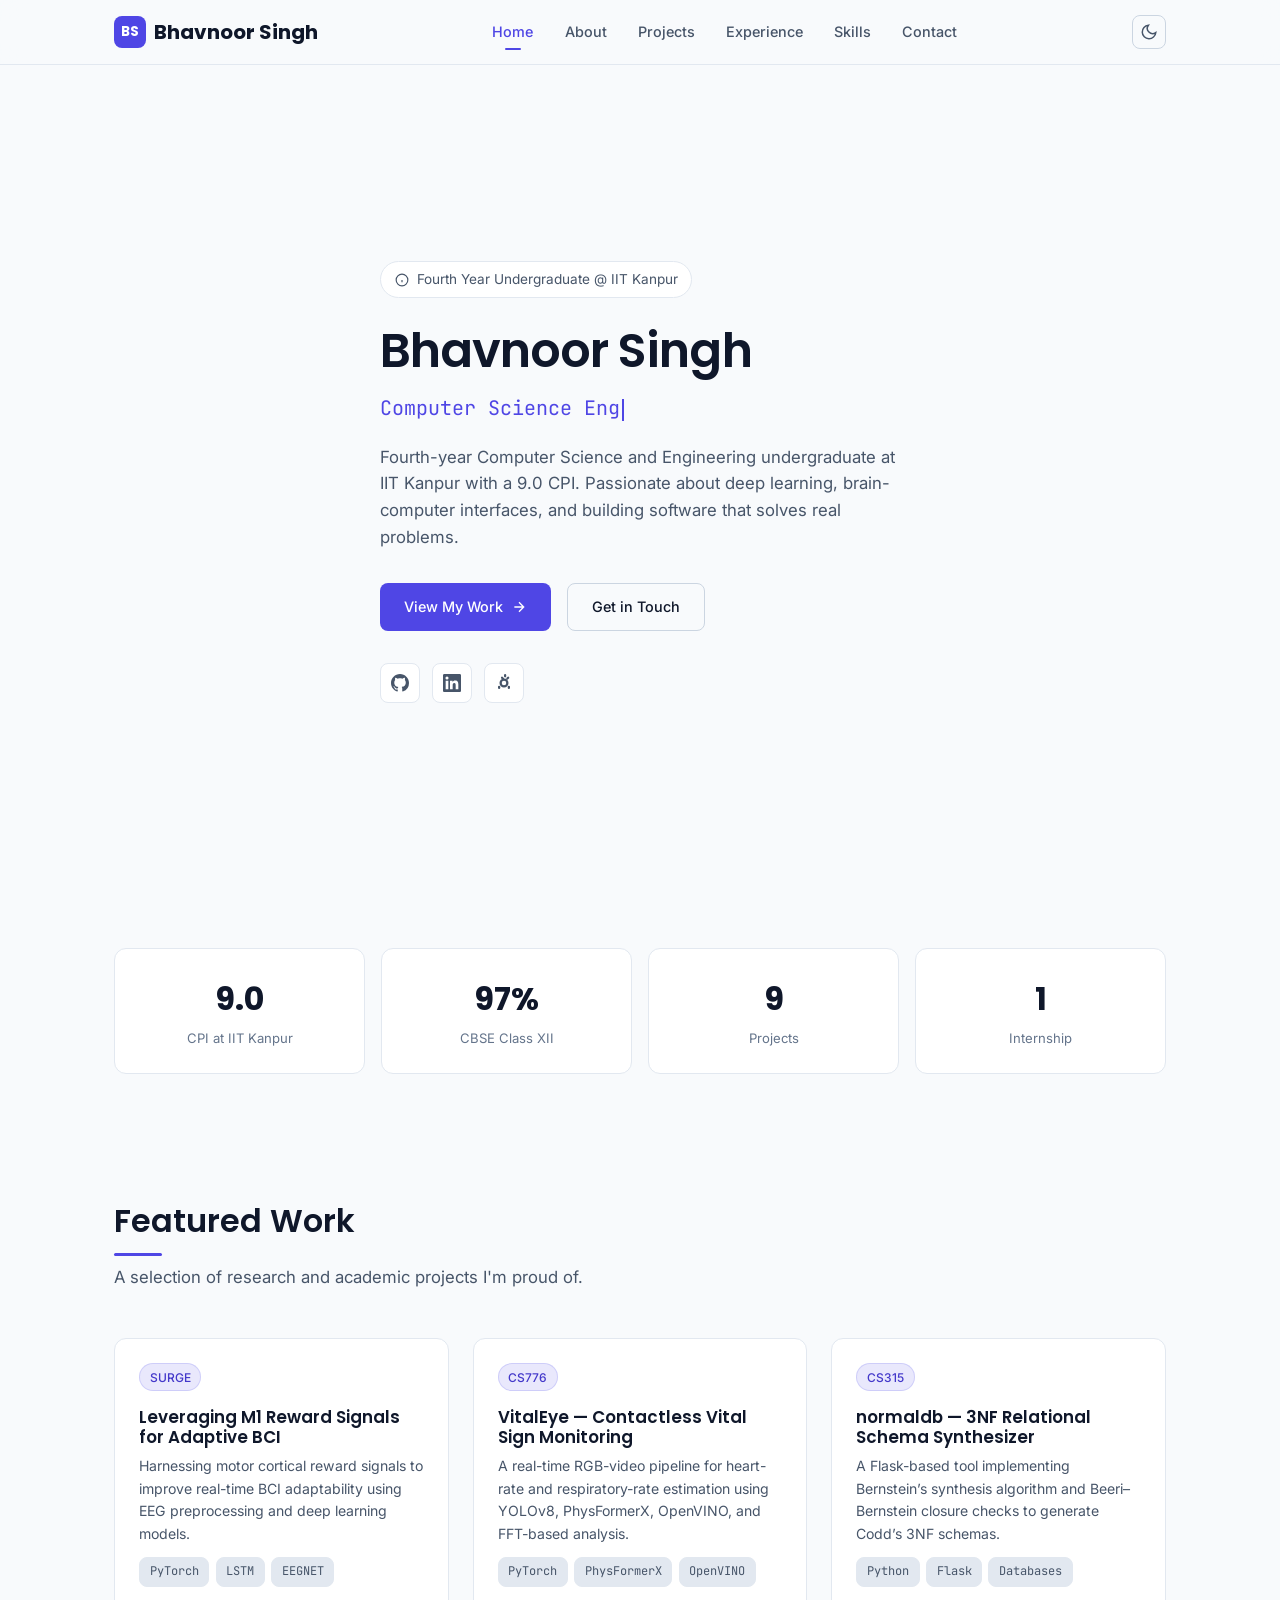
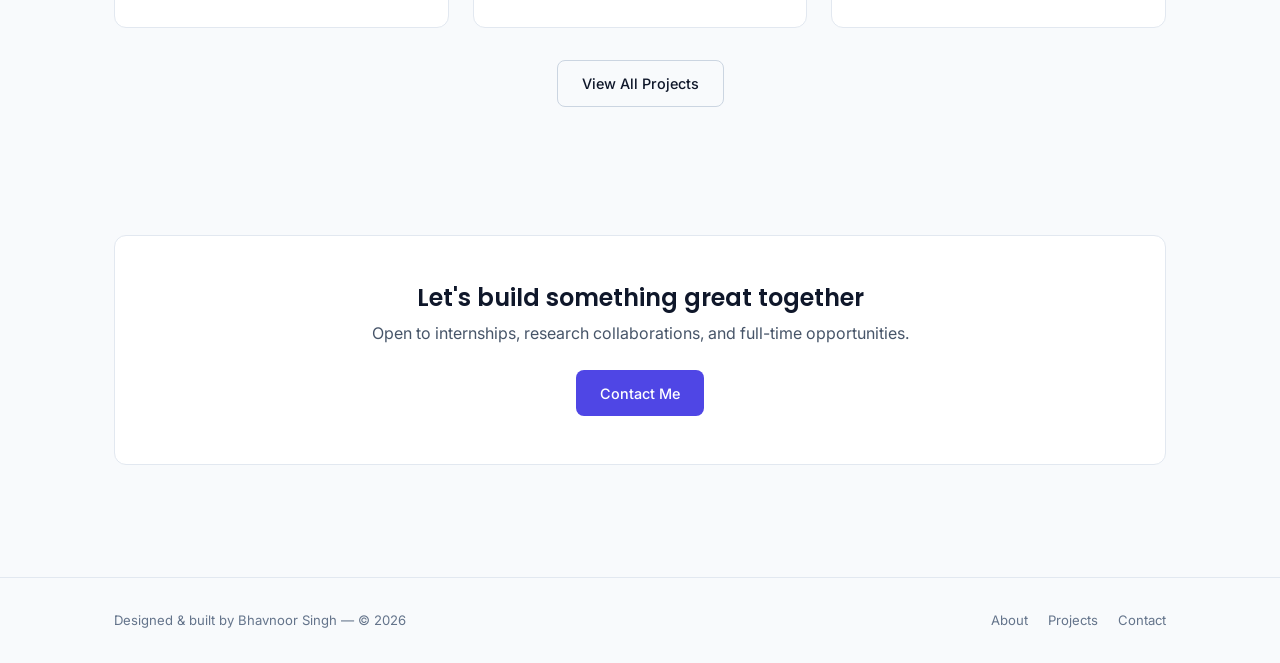
<file: index.html>
<!DOCTYPE html>
<html lang="en">
<head>
  <meta charset="UTF-8" />
  <meta name="viewport" content="width=device-width, initial-scale=1.0" />
  <title>Bhavnoor Singh — Computer Science Engineer</title>
  <meta name="description" content="Final Year Undergraduate at IIT Kanpur. Computer Science Engineer, Deep Learning Researcher, and BCI Developer." />

  <!-- OpenGraph Meta Tags -->
  <meta property="og:title" content="Bhavnoor Singh — Computer Science Engineer" />
  <meta property="og:description" content="Undergraduate at IIT Kanpur (9.0 CPI). Deep Learning, Brain-Computer Interfaces, and Full-Stack Systems." />
  <meta property="og:type" content="website" />
  <meta property="og:url" content="https://bhavnoor-coders-1010.github.io/Bhavnoor-Singh/" />
  <meta name="twitter:card" content="summary_large_image" />
  <meta name="twitter:title" content="Bhavnoor Singh — Computer Science Engineer" />
  <meta name="twitter:description" content="Undergraduate at IIT Kanpur (9.0 CPI). Deep Learning, BCI, and Full-Stack Systems." />

  <!-- Favicon -->
  <link rel="icon" type="image/svg+xml" href="favicon.svg" />

  <!-- Fonts -->
  <link rel="preconnect" href="https://fonts.googleapis.com" />
  <link rel="preconnect" href="https://fonts.gstatic.com" crossorigin />
  <link href="https://fonts.googleapis.com/css2?family=Inter:wght@400;500;600&family=Poppins:wght@500;600;700&family=JetBrains+Mono:wght@400&display=swap" rel="stylesheet" />

  <link rel="stylesheet" href="css/styles.css" />
</head>
<body>

  <!-- ===== Navbar ===== -->
  <nav class="navbar" role="navigation" aria-label="Main Navigation">
    <div class="nav-container">
      <a href="index.html" class="nav-logo">
        <span class="logo-mark">BS</span>
        Bhavnoor Singh
      </a>
      <div class="nav-links" id="nav-menu">
        <a href="index.html">Home</a>
        <a href="about.html">About</a>
        <a href="projects.html">Projects</a>
        <a href="experience.html">Experience</a>
        <a href="skills.html">Skills</a>
        <a href="contact.html">Contact</a>
      </div>
      <div class="nav-actions">
        <button class="theme-toggle" id="theme-toggle" aria-label="Toggle theme" title="Toggle theme">
          <svg class="sun-icon" aria-hidden="true" width="18" height="18" viewBox="0 0 24 24" fill="none" stroke="currentColor" stroke-width="2"><circle cx="12" cy="12" r="5"/><path d="M12 1v2M12 21v2M4.22 4.22l1.42 1.42M18.36 18.36l1.42 1.42M1 12h2M21 12h2M4.22 19.78l1.42-1.42M18.36 5.64l1.42-1.42"/></svg>
          <svg class="moon-icon" aria-hidden="true" width="18" height="18" viewBox="0 0 24 24" fill="none" stroke="currentColor" stroke-width="2"><path d="M21 12.79A9 9 0 1 1 11.21 3 7 7 0 0 0 21 12.79z"/></svg>
        </button>
        <button class="nav-toggle" aria-label="Toggle navigation menu" aria-expanded="false" aria-controls="nav-menu">
          <span></span>
          <span></span>
          <span></span>
        </button>
      </div>
    </div>
  </nav>

  <!-- ===== Page Wrapper ===== -->
  <div class="page-wrapper">
    <main class="page-content">

      <!-- ===== Hero ===== -->
      <section class="hero">
        <div class="container">
          <div class="hero-content">
            <div class="hero-badge reveal">
              <svg width="14" height="14" viewBox="0 0 24 24" fill="none" stroke="currentColor" stroke-width="2" aria-hidden="true"><circle cx="12" cy="12" r="10"/><path d="M12 16v-4M12 8h.01"/></svg>
              Fourth Year Undergraduate @ IIT Kanpur
            </div>
            <h1 class="reveal reveal-delay-1">Bhavnoor Singh</h1>
            <div class="hero-role reveal reveal-delay-2">
              <span class="typewriter-text"></span><span class="cursor" aria-hidden="true"></span>
            </div>
            <p class="hero-desc reveal reveal-delay-3">
              Fourth-year Computer Science and Engineering undergraduate at IIT Kanpur with a 9.0 CPI.
              Passionate about deep learning, brain-computer interfaces, and building software
              that solves real problems.
            </p>
            <div class="hero-actions reveal reveal-delay-4">
              <a href="projects.html" class="btn btn-primary">
                View My Work
                <svg width="16" height="16" viewBox="0 0 24 24" fill="none" stroke="currentColor" stroke-width="2" aria-hidden="true"><path d="M5 12h14M12 5l7 7-7 7"/></svg>
              </a>
              <a href="contact.html" class="btn btn-outline">Get in Touch</a>
            </div>
            <div class="social-links reveal reveal-delay-5">
              <!-- GitHub -->
              <a href="https://github.com/Bhavnoor-Coders-1010" target="_blank" rel="noopener noreferrer" aria-label="GitHub Profile" title="GitHub">
                <svg viewBox="0 0 24 24" fill="currentColor" aria-hidden="true"><path d="M12 0C5.37 0 0 5.37 0 12c0 5.31 3.435 9.795 8.205 11.385.6.105.825-.255.825-.57 0-.285-.015-1.23-.015-2.235-3.015.555-3.795-.735-4.035-1.41-.135-.345-.72-1.41-1.23-1.695-.42-.225-1.02-.78-.015-.795.945-.015 1.62.87 1.845 1.23 1.08 1.815 2.805 1.305 3.495.99.105-.78.42-1.305.765-1.605-2.67-.3-5.46-1.335-5.46-5.925 0-1.305.465-2.385 1.23-3.225-.12-.3-.54-1.53.12-3.18 0 0 1.005-.315 3.3 1.23.96-.27 1.98-.405 3-.405s2.04.135 3 .405c2.295-1.56 3.3-1.23 3.3-1.23.66 1.65.24 2.88.12 3.18.765.84 1.23 1.905 1.23 3.225 0 4.605-2.805 5.625-5.475 5.925.435.375.81 1.095.81 2.22 0 1.605-.015 2.895-.015 3.3 0 .315.225.69.825.57A12.02 12.02 0 0024 12c0-6.63-5.37-12-12-12z"/></svg>
              </a>
              <!-- LinkedIn -->
              <a href="https://www.linkedin.com/in/bhavnoor-singh-6b1936209/" target="_blank" rel="noopener noreferrer" aria-label="LinkedIn Profile" title="LinkedIn">
                <svg viewBox="0 0 24 24" fill="currentColor" aria-hidden="true"><path d="M20.447 20.452h-3.554v-5.569c0-1.328-.027-3.037-1.852-3.037-1.853 0-2.136 1.445-2.136 2.939v5.667H9.351V9h3.414v1.561h.046c.477-.9 1.637-1.85 3.37-1.85 3.601 0 4.267 2.37 4.267 5.455v6.286zM5.337 7.433a2.062 2.062 0 01-2.063-2.065 2.064 2.064 0 112.063 2.065zm1.782 13.019H3.555V9h3.564v11.452zM22.225 0H1.771C.792 0 0 .774 0 1.729v20.542C0 23.227.792 24 1.771 24h20.451C23.2 24 24 23.227 24 22.271V1.729C24 .774 23.2 0 22.222 0h.003z"/></svg>
              </a>
              <!-- LeetCode -->
              <a href="https://leetcode.com/u/user3916ZR/" target="_blank" rel="noopener noreferrer" aria-label="LeetCode Profile" title="LeetCode">
                <svg viewBox="0 0 24 24" fill="currentColor" aria-hidden="true"><path d="M13.483 0a1.5 1.5 0 00-1.5 1.5v1.5a1.5 1.5 0 003 0V1.5a1.5 1.5 0 00-1.5-1.5zM9.4 3.4a1.5 1.5 0 00-1.06 2.56l1.06 1.06a1.5 1.5 0 002.12-2.12l-1.06-1.06A1.5 1.5 0 009.4 3.4zm8.1 0a1.5 1.5 0 00-1.06.44l-1.06 1.06a1.5 1.5 0 002.12 2.12l1.06-1.06A1.5 1.5 0 0017.5 3.4zM12 6a6 6 0 100 12 6 6 0 000-12zm0 3a3 3 0 110 6 3 3 0 010-6zm-6.5 6.5a1.5 1.5 0 00-1.5 1.5v1.5a1.5 1.5 0 003 0V17a1.5 1.5 0 00-1.5-1.5zm13 0a1.5 1.5 0 00-1.5 1.5v1.5a1.5 1.5 0 003 0V17a1.5 1.5 0 00-1.5-1.5z"/></svg>
              </a>
            </div>
          </div>
        </div>
      </section>

      <!-- ===== Stats ===== -->
      <section class="section-sm">
        <div class="container">
          <div class="stats-grid">
            <div class="card stat-card reveal">
              <div class="stat-number">9.0</div>
              <div class="stat-label">CPI at IIT Kanpur</div>
            </div>
            <div class="card stat-card reveal reveal-delay-1">
              <div class="stat-number">97%</div>
              <div class="stat-label">CBSE Class XII</div>
            </div>
            <div class="card stat-card reveal reveal-delay-2">
              <div class="stat-number">9</div>
              <div class="stat-label">Projects</div>
            </div>
            <div class="card stat-card reveal reveal-delay-3">
              <div class="stat-number">1</div>
              <div class="stat-label">Internship</div>
            </div>
          </div>
        </div>
      </section>

      <!-- ===== Featured Projects ===== -->
      <section class="section">
        <div class="container">
          <h2 class="section-heading reveal">Featured Work</h2>
          <p class="section-subtitle reveal">A selection of research and academic projects I'm proud of.</p>

          <div class="featured-grid">
            <!-- Project 1 -->
            <div class="card featured-card reveal">
              <span class="badge">SURGE</span>
              <h3 class="mt-1">Leveraging M1 Reward Signals for Adaptive BCI</h3>
              <p>Harnessing motor cortical reward signals to improve real-time BCI adaptability using EEG preprocessing and deep learning models.</p>
              <div class="project-tags">
                <span class="tag">PyTorch</span>
                <span class="tag">LSTM</span>
                <span class="tag">EEGNET</span>
              </div>
            </div>
            <!-- Project 2 -->
            <div class="card featured-card reveal reveal-delay-1">
              <span class="badge">CS776</span>
              <h3 class="mt-1">VitalEye — Contactless Vital Sign Monitoring</h3>
              <p>A real-time RGB-video pipeline for heart-rate and respiratory-rate estimation using YOLOv8, PhysFormerX, OpenVINO, and FFT-based analysis.</p>
              <div class="project-tags">
                <span class="tag">PyTorch</span>
                <span class="tag">PhysFormerX</span>
                <span class="tag">OpenVINO</span>
              </div>
            </div>
            <!-- Project 3 -->
            <div class="card featured-card reveal reveal-delay-2">
              <span class="badge">CS315</span>
              <h3 class="mt-1">normaldb — 3NF Relational Schema Synthesizer</h3>
              <p>A Flask-based tool implementing Bernstein’s synthesis algorithm and Beeri–Bernstein closure checks to generate Codd’s 3NF schemas.</p>
              <div class="project-tags">
                <span class="tag">Python</span>
                <span class="tag">Flask</span>
                <span class="tag">Databases</span>
              </div>
            </div>
          </div>

          <div class="text-center mt-2 reveal">
            <a href="projects.html" class="btn btn-outline">View All Projects</a>
          </div>
        </div>
      </section>

      <!-- ===== CTA Banner ===== -->
      <section class="section-sm">
        <div class="container">
          <div class="cta-banner reveal">
            <h2>Let's build something great together</h2>
            <p>Open to internships, research collaborations, and full-time opportunities.</p>
            <a href="contact.html" class="btn btn-primary">Contact Me</a>
          </div>
        </div>
      </section>

    </main>

    <!-- ===== Footer ===== -->
    <footer class="footer">
      <div class="container">
        <div class="footer-content">
          <p>Designed & built by Bhavnoor Singh — &copy; <span id="year"></span></p>
          <div class="footer-links">
            <a href="about.html">About</a>
            <a href="projects.html">Projects</a>
            <a href="contact.html">Contact</a>
          </div>
        </div>
      </div>
    </footer>
  </div>

  <script src="js/main.js"></script>
</body>
</html>
</file>
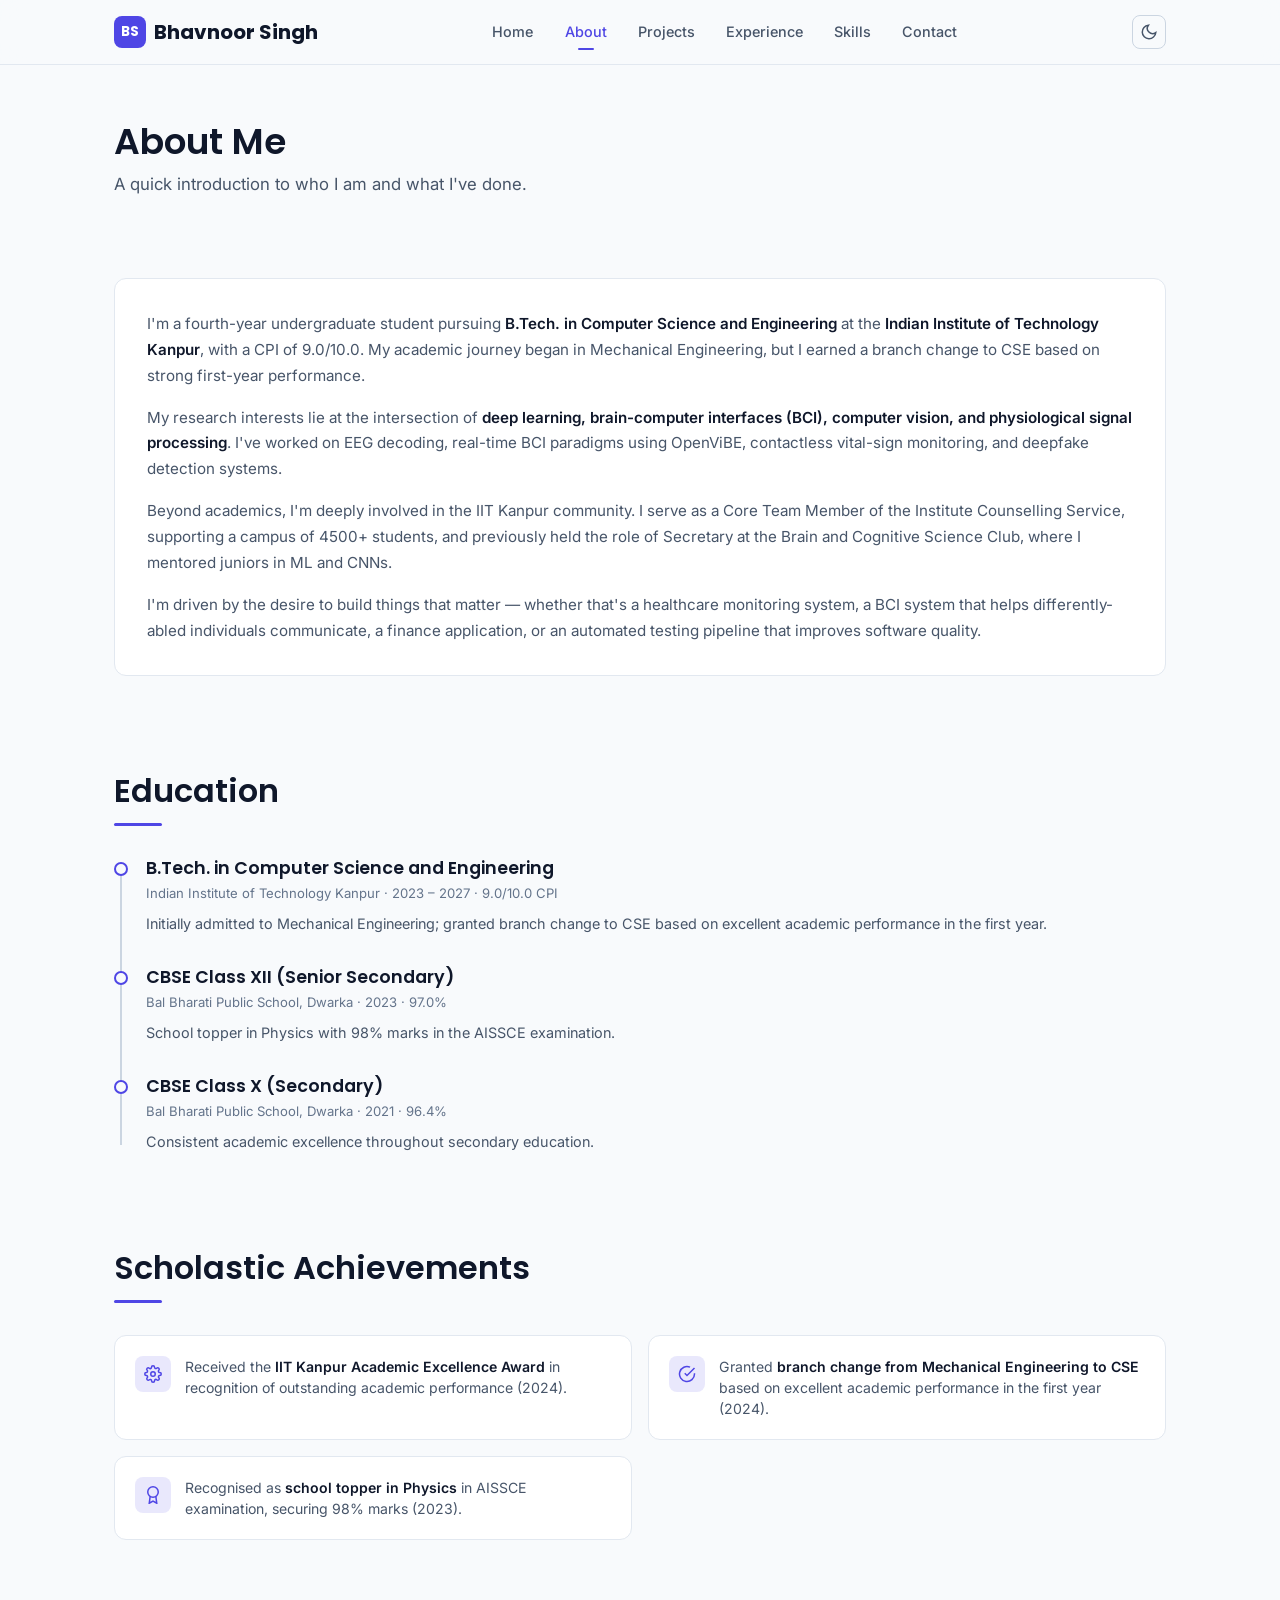
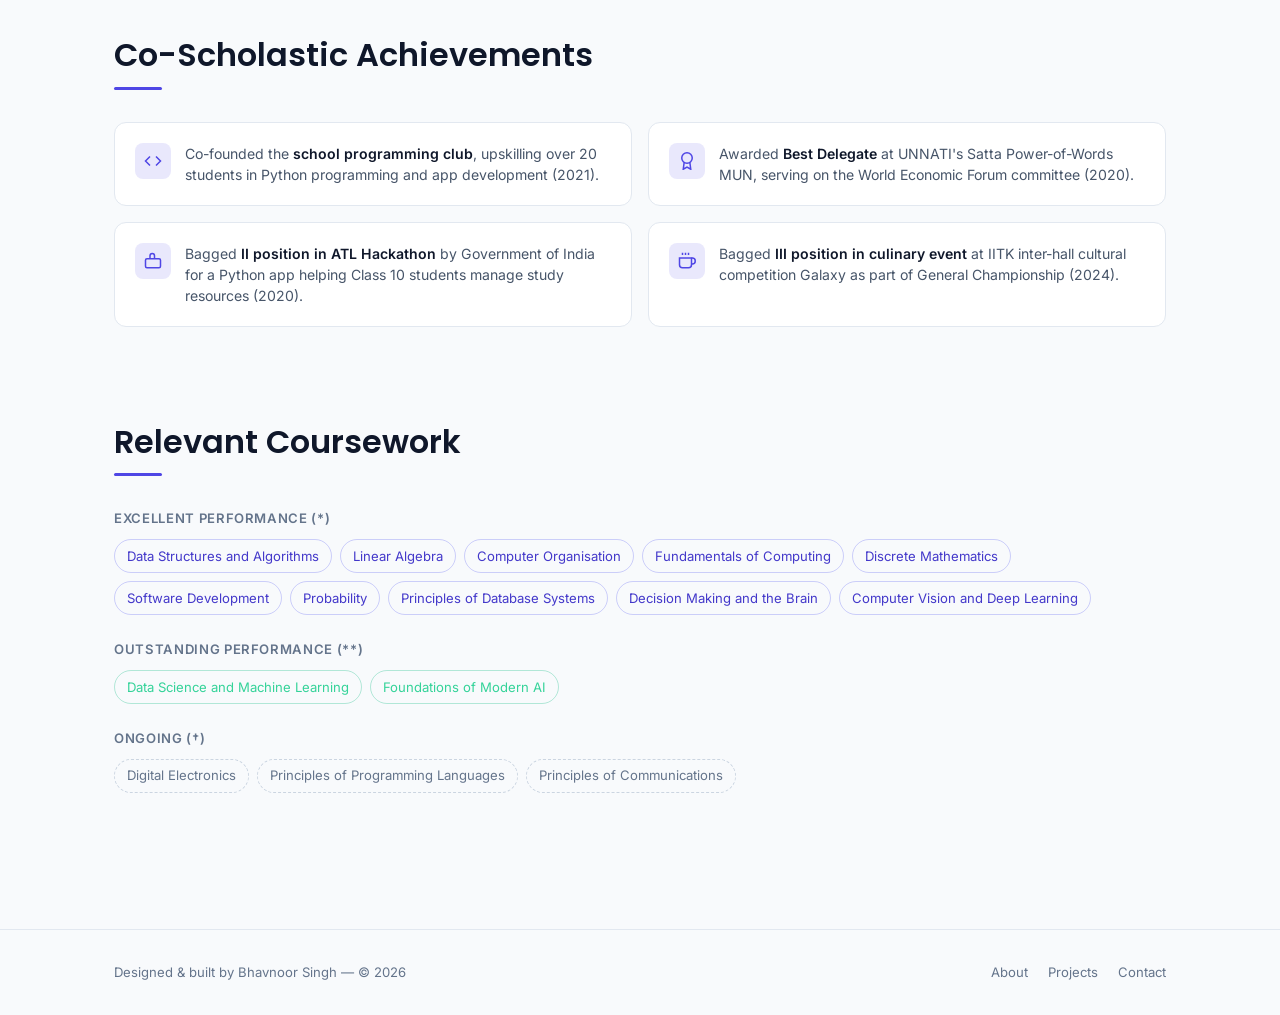
<file: about.html>
<!DOCTYPE html>
<html lang="en">
<head>
  <meta charset="UTF-8" />
  <meta name="viewport" content="width=device-width, initial-scale=1.0" />
  <title>About — Bhavnoor Singh</title>
  <meta name="description" content="About Bhavnoor Singh — Final Year CSE undergraduate at IIT Kanpur. Education, achievements, and coursework." />

  <!-- OpenGraph Meta Tags -->
  <meta property="og:title" content="About — Bhavnoor Singh" />
  <meta property="og:description" content="Education, scholastic achievements, and coursework of Bhavnoor Singh (IIT Kanpur)." />
  <meta property="og:type" content="website" />
  <meta property="og:url" content="https://bhavnoor-coders-1010.github.io/Bhavnoor-Singh/about.html" />
  <meta name="twitter:card" content="summary" />

  <!-- Favicon -->
  <link rel="icon" type="image/svg+xml" href="favicon.svg" />

  <!-- Fonts -->
  <link rel="preconnect" href="https://fonts.googleapis.com" />
  <link rel="preconnect" href="https://fonts.gstatic.com" crossorigin />
  <link href="https://fonts.googleapis.com/css2?family=Inter:wght@400;500;600&family=Poppins:wght@500;600;700&family=JetBrains+Mono:wght@400&display=swap" rel="stylesheet" />

  <link rel="stylesheet" href="css/styles.css" />
</head>
<body>

  <!-- ===== Navbar ===== -->
  <nav class="navbar" role="navigation" aria-label="Main Navigation">
    <div class="nav-container">
      <a href="index.html" class="nav-logo">
        <span class="logo-mark">BS</span>
        Bhavnoor Singh
      </a>
      <div class="nav-links" id="nav-menu">
        <a href="index.html">Home</a>
        <a href="about.html">About</a>
        <a href="projects.html">Projects</a>
        <a href="experience.html">Experience</a>
        <a href="skills.html">Skills</a>
        <a href="contact.html">Contact</a>
      </div>
      <div class="nav-actions">
        <button class="theme-toggle" id="theme-toggle" aria-label="Toggle theme" title="Toggle theme">
          <svg class="sun-icon" aria-hidden="true" width="18" height="18" viewBox="0 0 24 24" fill="none" stroke="currentColor" stroke-width="2"><circle cx="12" cy="12" r="5"/><path d="M12 1v2M12 21v2M4.22 4.22l1.42 1.42M18.36 18.36l1.42 1.42M1 12h2M21 12h2M4.22 19.78l1.42-1.42M18.36 5.64l1.42-1.42"/></svg>
          <svg class="moon-icon" aria-hidden="true" width="18" height="18" viewBox="0 0 24 24" fill="none" stroke="currentColor" stroke-width="2"><path d="M21 12.79A9 9 0 1 1 11.21 3 7 7 0 0 0 21 12.79z"/></svg>
        </button>
        <button class="nav-toggle" aria-label="Toggle navigation menu" aria-expanded="false" aria-controls="nav-menu">
          <span></span>
          <span></span>
          <span></span>
        </button>
      </div>
    </div>
  </nav>

  <div class="page-wrapper">
    <main class="page-content">

      <!-- ===== Page Hero ===== -->
      <section class="page-hero">
        <div class="container">
          <h1 class="reveal">About Me</h1>
          <p class="reveal reveal-delay-1">A quick introduction to who I am and what I've done.</p>
        </div>
      </section>

      <!-- ===== Bio ===== -->
      <section class="section-sm">
        <div class="container">
          <div class="card bio-card reveal">
            <p class="bio-p">
              I'm a fourth-year undergraduate student pursuing <strong class="text-primary-strong">B.Tech. in Computer Science and Engineering</strong> at the <strong class="text-primary-strong">Indian Institute of Technology Kanpur</strong>, with a CPI of 9.0/10.0. My academic journey began in Mechanical Engineering, but I earned a branch change to CSE based on strong first-year performance.
            </p>
            <p class="bio-p">
              My research interests lie at the intersection of <strong class="text-primary-strong">deep learning, brain-computer interfaces (BCI), computer vision, and physiological signal processing</strong>. I've worked on EEG decoding, real-time BCI paradigms using OpenViBE, contactless vital-sign monitoring, and deepfake detection systems.
            </p>
            <p class="bio-p">
              Beyond academics, I'm deeply involved in the IIT Kanpur community. I serve as a Core Team Member of the Institute Counselling Service, supporting a campus of 4500+ students, and previously held the role of Secretary at the Brain and Cognitive Science Club, where I mentored juniors in ML and CNNs.
            </p>
            <p class="bio-p">
              I'm driven by the desire to build things that matter — whether that's a healthcare monitoring system, a BCI system that helps differently-abled individuals communicate, a finance application, or an automated testing pipeline that improves software quality.
            </p>
          </div>
        </div>
      </section>

      <!-- ===== Education Timeline ===== -->
      <section class="section-sm">
        <div class="container">
          <h2 class="section-heading reveal">Education</h2>
          <div class="timeline mt-2">
            <div class="timeline-item reveal">
              <div class="timeline-dot"></div>
              <h3>B.Tech. in Computer Science and Engineering</h3>
              <div class="timeline-meta">Indian Institute of Technology Kanpur · 2023 – 2027 · 9.0/10.0 CPI</div>
              <p>Initially admitted to Mechanical Engineering; granted branch change to CSE based on excellent academic performance in the first year.</p>
            </div>
            <div class="timeline-item reveal">
              <div class="timeline-dot"></div>
              <h3>CBSE Class XII (Senior Secondary)</h3>
              <div class="timeline-meta">Bal Bharati Public School, Dwarka · 2023 · 97.0%</div>
              <p>School topper in Physics with 98% marks in the AISSCE examination.</p>
            </div>
            <div class="timeline-item reveal">
              <div class="timeline-dot"></div>
              <h3>CBSE Class X (Secondary)</h3>
              <div class="timeline-meta">Bal Bharati Public School, Dwarka · 2021 · 96.4%</div>
              <p>Consistent academic excellence throughout secondary education.</p>
            </div>
          </div>
        </div>
      </section>

      <!-- ===== Scholastic Achievements ===== -->
      <section class="section-sm">
        <div class="container">
          <h2 class="section-heading reveal">Scholastic Achievements</h2>
          <div class="achievements-grid mt-2">
            <div class="card achievement-card reveal">
              <div class="achievement-icon">
                <svg viewBox="0 0 24 24" fill="none" stroke="currentColor" stroke-width="2" aria-hidden="true"><path d="M12 15a3 3 0 100-6 3 3 0 000 6z"/><path d="M19.4 15a1.65 1.65 0 00.33 1.82l.06.06a2 2 0 11-2.83 2.83l-.06-.06a1.65 1.65 0 00-1.82-.33 1.65 1.65 0 00-1 1.51V21a2 2 0 11-4 0v-.09A1.65 1.65 0 009 19.4a1.65 1.65 0 00-1.82.33l-.06.06a2 2 0 11-2.83-2.83l.06-.06a1.65 1.65 0 00.33-1.82 1.65 1.65 0 00-1.51-1H3a2 2 0 110-4h.09A1.65 1.65 0 004.6 9a1.65 1.65 0 00-.33-1.82l-.06-.06a2 2 0 112.83-2.83l.06.06a1.65 1.65 0 001.82.33H9a1.65 1.65 0 001-1.51V3a2 2 0 114 0v.09a1.65 1.65 0 001 1.51 1.65 1.65 0 001.82-.33l.06-.06a2 2 0 112.83 2.83l-.06.06a1.65 1.65 0 00-.33 1.82V9a1.65 1.65 0 001.51 1H21a2 2 0 110 4h-.09a1.65 1.65 0 00-1.51 1z"/></svg>
              </div>
              <p>Received the <strong class="text-primary-strong">IIT Kanpur Academic Excellence Award</strong> in recognition of outstanding academic performance (2024).</p>
            </div>
            <div class="card achievement-card reveal">
              <div class="achievement-icon">
                <svg viewBox="0 0 24 24" fill="none" stroke="currentColor" stroke-width="2" aria-hidden="true"><path d="M22 11.08V12a10 10 0 11-5.93-9.14"/><polyline points="22 4 12 14.01 9 11.01"/></svg>
              </div>
              <p>Granted <strong class="text-primary-strong">branch change from Mechanical Engineering to CSE</strong> based on excellent academic performance in the first year (2024).</p>
            </div>
            <div class="card achievement-card reveal">
              <div class="achievement-icon">
                <svg viewBox="0 0 24 24" fill="none" stroke="currentColor" stroke-width="2" aria-hidden="true"><circle cx="12" cy="8" r="7"/><polyline points="8.21 13.89 7 23 12 20 17 23 15.79 13.88"/></svg>
              </div>
              <p>Recognised as <strong class="text-primary-strong">school topper in Physics</strong> in AISSCE examination, securing 98% marks (2023).</p>
            </div>
          </div>
        </div>
      </section>

      <!-- ===== Co-Scholastic Achievements ===== -->
      <section class="section-sm">
        <div class="container">
          <h2 class="section-heading reveal">Co-Scholastic Achievements</h2>
          <div class="achievements-grid mt-2">
            <div class="card achievement-card reveal">
              <div class="achievement-icon">
                <svg viewBox="0 0 24 24" fill="none" stroke="currentColor" stroke-width="2" aria-hidden="true"><polyline points="16 18 22 12 16 6"/><polyline points="8 6 2 12 8 18"/></svg>
              </div>
              <p>Co-founded the <strong class="text-primary-strong">school programming club</strong>, upskilling over 20 students in Python programming and app development (2021).</p>
            </div>
            <div class="card achievement-card reveal">
              <div class="achievement-icon">
                <svg viewBox="0 0 24 24" fill="none" stroke="currentColor" stroke-width="2" aria-hidden="true"><circle cx="12" cy="8" r="7"/><polyline points="8.21 13.89 7 23 12 20 17 23 15.79 13.88"/></svg>
              </div>
              <p>Awarded <strong class="text-primary-strong">Best Delegate</strong> at UNNATI's Satta Power-of-Words MUN, serving on the World Economic Forum committee (2020).</p>
            </div>
            <div class="card achievement-card reveal">
              <div class="achievement-icon">
                <svg viewBox="0 0 24 24" fill="none" stroke="currentColor" stroke-width="2" aria-hidden="true"><path d="M14 9V5a3 3 0 00-6 0v4"/><rect x="2" y="9" width="20" height="12" rx="2"/></svg>
              </div>
              <p>Bagged <strong class="text-primary-strong">II position in ATL Hackathon</strong> by Government of India for a Python app helping Class 10 students manage study resources (2020).</p>
            </div>
            <div class="card achievement-card reveal">
              <div class="achievement-icon">
                <svg viewBox="0 0 24 24" fill="none" stroke="currentColor" stroke-width="2" aria-hidden="true"><path d="M18 8h1a4 4 0 010 8h-1"/><path d="M2 8h16v9a4 4 0 01-4 4H6a4 4 0 01-4-4V8z"/><line x1="6" y1="1" x2="6" y2="4"/><line x1="10" y1="1" x2="10" y2="4"/><line x1="14" y1="1" x2="14" y2="4"/></svg>
              </div>
              <p>Bagged <strong class="text-primary-strong">III position in culinary event</strong> at IITK inter-hall cultural competition Galaxy as part of General Championship (2024).</p>
            </div>
          </div>
        </div>
      </section>

      <!-- ===== Relevant Coursework ===== -->
      <section class="section-sm">
        <div class="container">
          <h2 class="section-heading reveal">Relevant Coursework</h2>
          <div class="mt-2">

            <div class="coursework-section reveal">
              <div class="coursework-label">Excellent Performance (*)</div>
              <div class="pills">
                <span class="pill excellent">Data Structures and Algorithms</span>
                <span class="pill excellent">Linear Algebra</span>
                <span class="pill excellent">Computer Organisation</span>
                <span class="pill excellent">Fundamentals of Computing</span>
                <span class="pill excellent">Discrete Mathematics</span>
                <span class="pill excellent">Software Development</span>
                <span class="pill excellent">Probability</span>
                <span class="pill excellent">Principles of Database Systems</span>
                <span class="pill excellent">Decision Making and the Brain</span>
                <span class="pill excellent">Computer Vision and Deep Learning</span>
              </div>
            </div>

            <div class="coursework-section reveal">
              <div class="coursework-label">Outstanding Performance (**)</div>
              <div class="pills">
                <span class="pill outstanding">Data Science and Machine Learning</span>
                <span class="pill outstanding">Foundations of Modern AI</span>
              </div>
            </div>

            <div class="coursework-section reveal">
              <div class="coursework-label">Ongoing (†)</div>
              <div class="pills">
                <span class="pill ongoing">Digital Electronics</span>
                <span class="pill ongoing">Principles of Programming Languages</span>
                <span class="pill ongoing">Principles of Communications</span>
              </div>
            </div>

          </div>
        </div>
      </section>

    </main>

    <!-- ===== Footer ===== -->
    <footer class="footer">
      <div class="container">
        <div class="footer-content">
          <p>Designed & built by Bhavnoor Singh — &copy; <span id="year"></span></p>
          <div class="footer-links">
            <a href="about.html">About</a>
            <a href="projects.html">Projects</a>
            <a href="contact.html">Contact</a>
          </div>
        </div>
      </div>
    </footer>
  </div>

  <script src="js/main.js"></script>
</body>
</html>
</file>
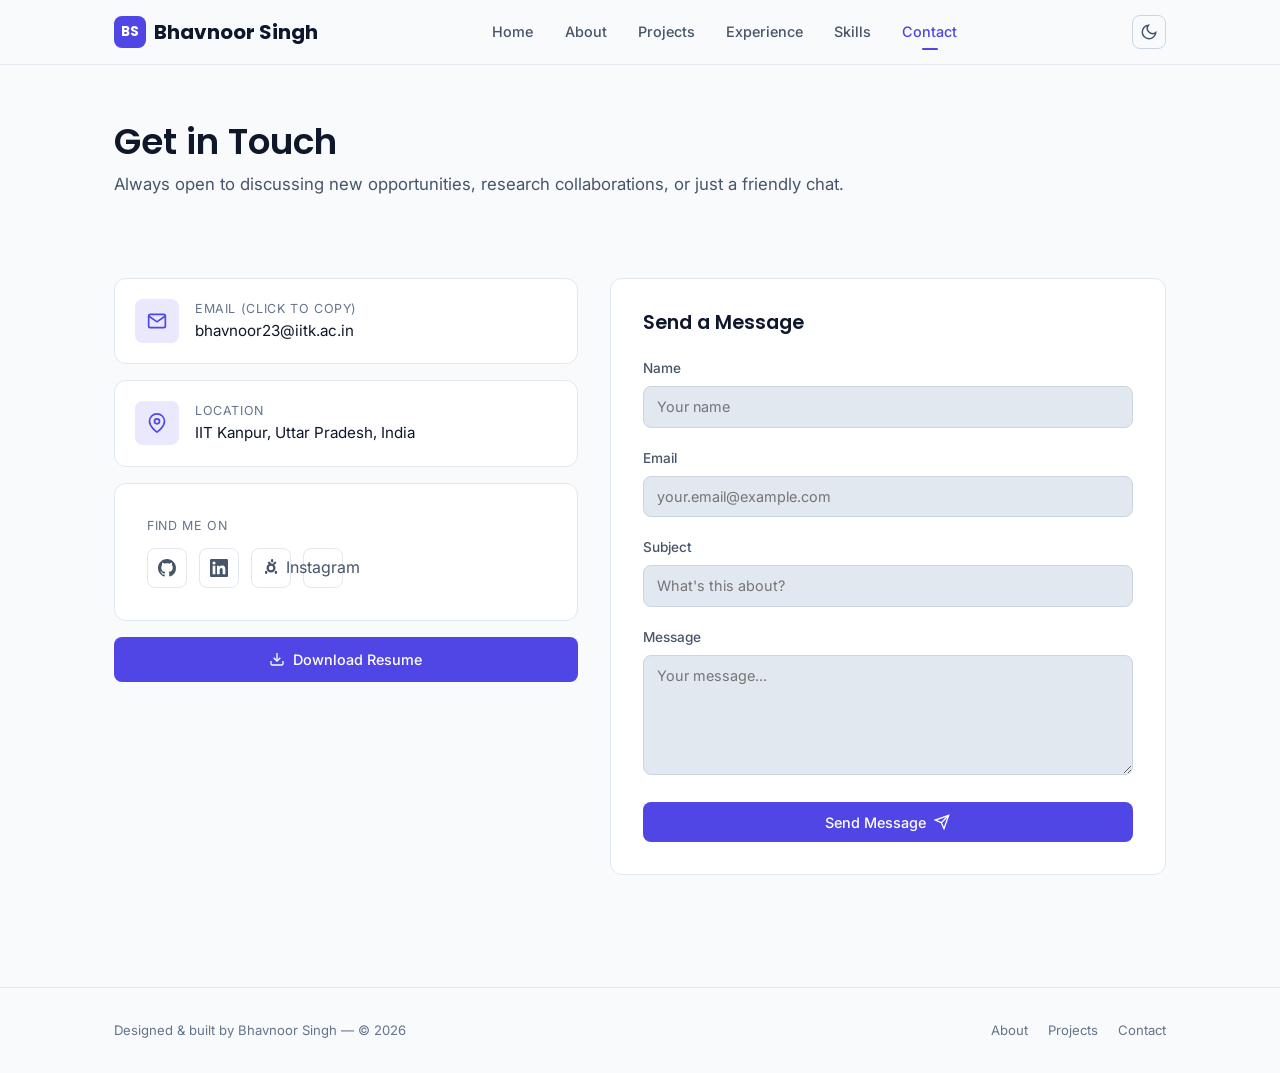
<file: contact.html>
<!DOCTYPE html>
<html lang="en">
<head>
  <meta charset="UTF-8" />
  <meta name="viewport" content="width=device-width, initial-scale=1.0" />
  <title>Contact — Bhavnoor Singh</title>
  <meta name="description" content="Get in touch with Bhavnoor Singh. Email, social links, and contact form." />

  <!-- OpenGraph Meta Tags -->
  <meta property="og:title" content="Contact — Bhavnoor Singh" />
  <meta property="og:description" content="Reach out to Bhavnoor Singh for internships, research collaborations, or software projects." />
  <meta property="og:type" content="website" />
  <meta property="og:url" content="https://bhavnoor-coders-1010.github.io/Bhavnoor-Singh/contact.html" />
  <meta name="twitter:card" content="summary" />

  <!-- Favicon -->
  <link rel="icon" type="image/svg+xml" href="favicon.svg" />

  <!-- Fonts -->
  <link rel="preconnect" href="https://fonts.googleapis.com" />
  <link rel="preconnect" href="https://fonts.gstatic.com" crossorigin />
  <link href="https://fonts.googleapis.com/css2?family=Inter:wght@400;500;600&family=Poppins:wght@500;600;700&family=JetBrains+Mono:wght@400&display=swap" rel="stylesheet" />

  <link rel="stylesheet" href="css/styles.css" />
</head>
<body>

  <!-- ===== Navbar ===== -->
  <nav class="navbar" role="navigation" aria-label="Main Navigation">
    <div class="nav-container">
      <a href="index.html" class="nav-logo">
        <span class="logo-mark">BS</span>
        Bhavnoor Singh
      </a>
      <div class="nav-links" id="nav-menu">
        <a href="index.html">Home</a>
        <a href="about.html">About</a>
        <a href="projects.html">Projects</a>
        <a href="experience.html">Experience</a>
        <a href="skills.html">Skills</a>
        <a href="contact.html">Contact</a>
      </div>
      <div class="nav-actions">
        <button class="theme-toggle" id="theme-toggle" aria-label="Toggle theme" title="Toggle theme">
          <svg class="sun-icon" aria-hidden="true" width="18" height="18" viewBox="0 0 24 24" fill="none" stroke="currentColor" stroke-width="2"><circle cx="12" cy="12" r="5"/><path d="M12 1v2M12 21v2M4.22 4.22l1.42 1.42M18.36 18.36l1.42 1.42M1 12h2M21 12h2M4.22 19.78l1.42-1.42M18.36 5.64l1.42-1.42"/></svg>
          <svg class="moon-icon" aria-hidden="true" width="18" height="18" viewBox="0 0 24 24" fill="none" stroke="currentColor" stroke-width="2"><path d="M21 12.79A9 9 0 1 1 11.21 3 7 7 0 0 0 21 12.79z"/></svg>
        </button>
        <button class="nav-toggle" aria-label="Toggle navigation menu" aria-expanded="false" aria-controls="nav-menu">
          <span></span>
          <span></span>
          <span></span>
        </button>
      </div>
    </div>
  </nav>

  <div class="page-wrapper">
    <main class="page-content">

      <!-- ===== Page Hero ===== -->
      <section class="page-hero">
        <div class="container">
          <h1 class="reveal">Get in Touch</h1>
          <p class="reveal reveal-delay-1">Always open to discussing new opportunities, research collaborations, or just a friendly chat.</p>
        </div>
      </section>

      <!-- ===== Contact Layout ===== -->
      <section class="section-sm">
        <div class="container">
          <div class="contact-layout">

            <!-- Left: Contact Info -->
            <div class="reveal">
              <!-- Email -->
              <div class="card contact-info-card copy-email cursor-pointer" data-email="bhavnoor23@iitk.ac.in" title="Click to copy email">
                <div class="contact-info-icon">
                  <svg viewBox="0 0 24 24" fill="none" stroke="currentColor" stroke-width="2" aria-hidden="true"><path d="M4 4h16c1.1 0 2 .9 2 2v12c0 1.1-.9 2-2 2H4c-1.1 0-2-.9-2-2V6c0-1.1.9-2 2-2z"/><polyline points="22,6 12,13 2,6"/></svg>
                </div>
                <div>
                  <div class="label">Email (Click to Copy)</div>
                  <div class="value">bhavnoor23@iitk.ac.in</div>
                </div>
              </div>

              <!-- Location -->
              <div class="card contact-info-card">
                <div class="contact-info-icon">
                  <svg viewBox="0 0 24 24" fill="none" stroke="currentColor" stroke-width="2" aria-hidden="true"><path d="M21 10c0 7-9 13-9 13s-9-6-9-13a9 9 0 0118 0z"/><circle cx="12" cy="10" r="3"/></svg>
                </div>
                <div>
                  <div class="label">Location</div>
                  <div class="value">IIT Kanpur, Uttar Pradesh, India</div>
                </div>
              </div>

              <!-- Social Links -->
              <div class="card bio-card">
                <div class="label" style="font-size:0.78rem; color:var(--text-muted); text-transform:uppercase; letter-spacing:0.05em; margin-bottom:0.75rem;">Find me on</div>
                <div class="social-links">
                  <a href="https://github.com/Bhavnoor-Coders-1010" target="_blank" rel="noopener noreferrer" aria-label="GitHub Profile" title="GitHub">
                    <svg viewBox="0 0 24 24" fill="currentColor" aria-hidden="true"><path d="M12 0C5.37 0 0 5.37 0 12c0 5.31 3.435 9.795 8.205 11.385.6.105.825-.255.825-.57 0-.285-.015-1.23-.015-2.235-3.015.555-3.795-.735-4.035-1.41-.135-.345-.72-1.41-1.23-1.695-.42-.225-1.02-.78-.015-.795.945-.015 1.62.87 1.845 1.23 1.08 1.815 2.805 1.305 3.495.99.105-.78.42-1.305.765-1.605-2.67-.3-5.46-1.335-5.46-5.925 0-1.305.465-2.385 1.23-3.225-.12-.3-.54-1.53.12-3.18 0 0 1.005-.315 3.3 1.23.96-.27 1.98-.405 3-.405s2.04.135 3 .405c2.295-1.56 3.3-1.23 3.3-1.23.66 1.65.24 2.88.12 3.18.765.84 1.23 1.905 1.23 3.225 0 4.605-2.805 5.625-5.475 5.925.435.375.81 1.095.81 2.22 0 1.605-.015 2.895-.015 3.3 0 .315.225.69.825.57A12.02 12.02 0 0024 12c0-6.63-5.37-12-12-12z"/></svg>
                  </a>
                  <a href="https://www.linkedin.com/in/bhavnoor-singh-6b1936209/" target="_blank" rel="noopener noreferrer" aria-label="LinkedIn Profile" title="LinkedIn">
                    <svg viewBox="0 0 24 24" fill="currentColor" aria-hidden="true"><path d="M20.447 20.452h-3.554v-5.569c0-1.328-.027-3.037-1.852-3.037-1.853 0-2.136 1.445-2.136 2.939v5.667H9.351V9h3.414v1.561h.046c.477-.9 1.637-1.85 3.37-1.85 3.601 0 4.267 2.37 4.267 5.455v6.286zM5.337 7.433a2.062 2.062 0 01-2.063-2.065 2.064 2.064 0 112.063 2.065zm1.782 13.019H3.555V9h3.564v11.452zM22.225 0H1.771C.792 0 0 .774 0 1.729v20.542C0 23.227.792 24 1.771 24h20.451C23.2 24 24 23.227 24 22.271V1.729C24 .774 23.2 0 22.222 0h.003z"/></svg>
                  </a>
                  <a href="https://leetcode.com/u/user3916ZR/" target="_blank" rel="noopener noreferrer" aria-label="LeetCode Profile" title="LeetCode">
                    <svg viewBox="0 0 24 24" fill="currentColor" aria-hidden="true"><path d="M13.483 0a1.5 1.5 0 00-1.5 1.5v1.5a1.5 1.5 0 003 0V1.5a1.5 1.5 0 00-1.5-1.5zM9.4 3.4a1.5 1.5 0 00-1.06 2.56l1.06 1.06a1.5 1.5 0 002.12-2.12l-1.06-1.06A1.5 1.5 0 009.4 3.4zm8.1 0a1.5 1.5 0 00-1.06.44l-1.06 1.06a1.5 1.5 0 002.12 2.12l1.06-1.06A1.5 1.5 0 0017.5 3.4zM12 6a6 6 0 100 12 6 6 0 000-12zm0 3a3 3 0 110 6 3 3 0 010-6zm-6.5 6.5a1.5 1.5 0 00-1.5 1.5v1.5a1.5 1.5 0 003 0V17a1.5 1.5 0 00-1.5-1.5zm13 0a1.5 1.5 0 00-1.5 1.5v1.5a1.5 1.5 0 003 0V17a1.5 1.5 0 00-1.5-1.5z"/></svg>
                  </a>
                  <a href="https://www.instagram.com/__bhavnoorsingh__/" target="_blank" rel="noopener noreferrer" aria-label="Instagram Profile" title="Instagram">
                    <span aria-hidden="true">Instagram</span>
                  </a>
                </div>
              </div>

              <!-- Resume Download -->
              <a href="assets/resume.pdf" download="Bhavnoor_Singh_Resume.pdf" class="btn btn-primary w-full justify-center mt-1">
                <svg width="16" height="16" viewBox="0 0 24 24" fill="none" stroke="currentColor" stroke-width="2" aria-hidden="true"><path d="M21 15v4a2 2 0 01-2 2H5a2 2 0 01-2-2v-4"/><polyline points="7 10 12 15 17 10"/><line x1="12" y1="15" x2="12" y2="3"/></svg>
                Download Resume
              </a>
            </div>

            <!-- Right: Contact Form -->
            <div class="card contact-form reveal reveal-delay-1">
              <h2 style="font-size:1.2rem; margin-bottom:1.5rem;">Send a Message</h2>
              <form>
                <div class="form-group">
                  <label for="name">Name</label>
                  <input type="text" id="name" name="name" placeholder="Your name" required />
                </div>
                <div class="form-group">
                  <label for="email">Email</label>
                  <input type="email" id="email" name="email" placeholder="your.email@example.com" required />
                </div>
                <div class="form-group">
                  <label for="subject">Subject</label>
                  <input type="text" id="subject" name="subject" placeholder="What's this about?" />
                </div>
                <div class="form-group">
                  <label for="message">Message</label>
                  <textarea id="message" name="message" placeholder="Your message..." required></textarea>
                </div>
                <button type="submit" class="btn btn-primary w-full justify-center">
                  Send Message
                  <svg width="16" height="16" viewBox="0 0 24 24" fill="none" stroke="currentColor" stroke-width="2" aria-hidden="true"><line x1="22" y1="2" x2="11" y2="13"/><polygon points="22 2 15 22 11 13 2 9 22 2"/></svg>
                </button>
                <div class="form-status"></div>
              </form>
            </div>

          </div>
        </div>
      </section>

    </main>

    <!-- ===== Footer ===== -->
    <footer class="footer">
      <div class="container">
        <div class="footer-content">
          <p>Designed & built by Bhavnoor Singh — &copy; <span id="year"></span></p>
          <div class="footer-links">
            <a href="about.html">About</a>
            <a href="projects.html">Projects</a>
            <a href="contact.html">Contact</a>
          </div>
        </div>
      </div>
    </footer>
  </div>

  <script src="js/main.js"></script>
</body>
</html>
</file>
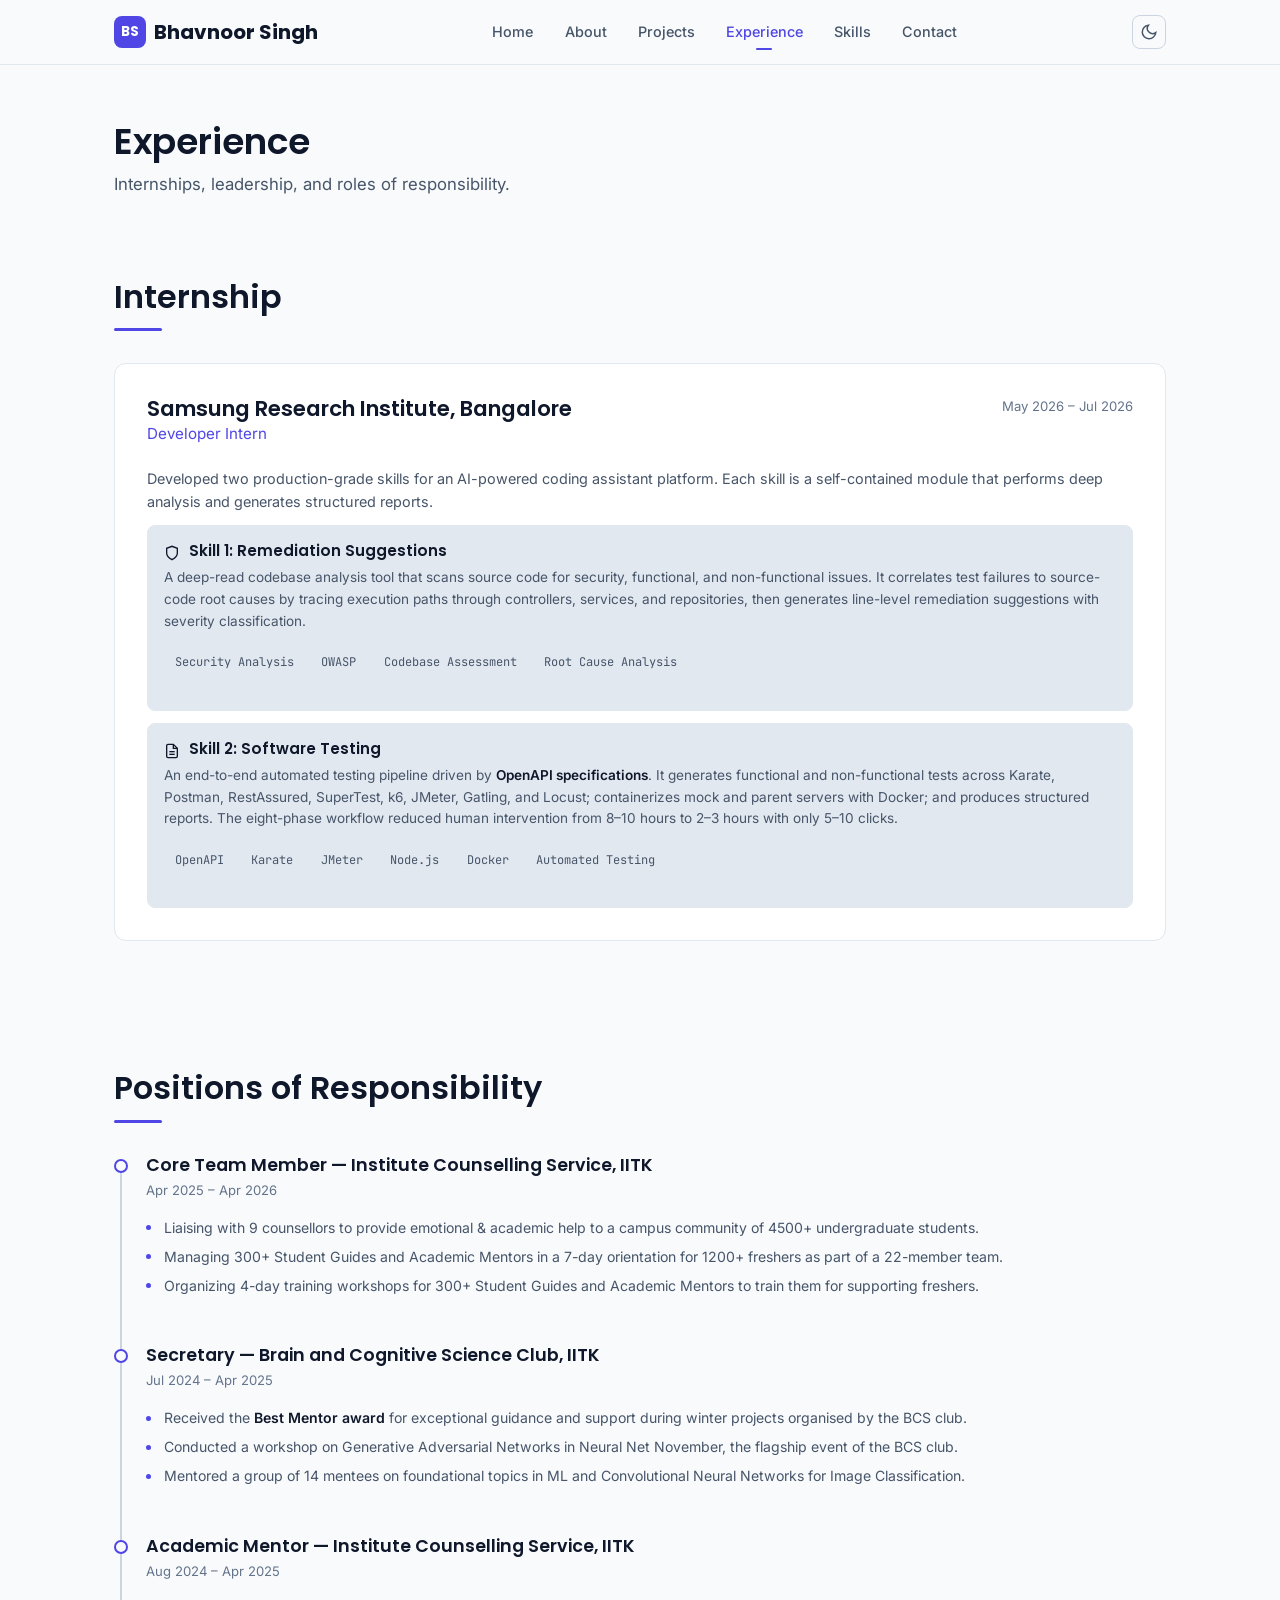
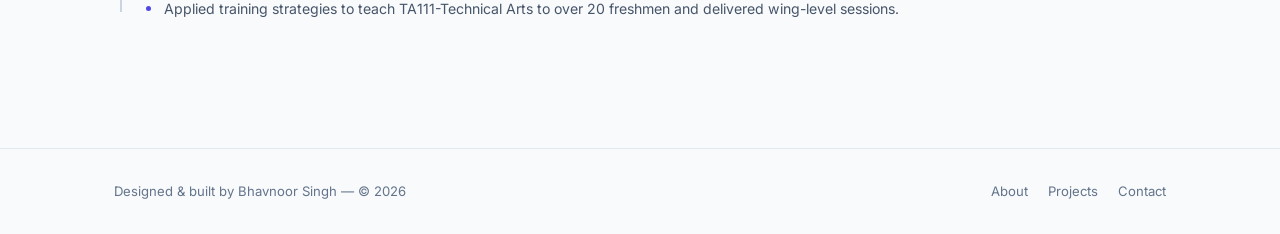
<file: experience.html>
<!DOCTYPE html>
<html lang="en">
<head>
  <meta charset="UTF-8" />
  <meta name="viewport" content="width=device-width, initial-scale=1.0" />
  <title>Experience — Bhavnoor Singh</title>
  <meta name="description" content="Internships, leadership roles, and positions of responsibility held by Bhavnoor Singh." />

  <!-- OpenGraph Meta Tags -->
  <meta property="og:title" content="Experience — Bhavnoor Singh" />
  <meta property="og:description" content="Internships at Samsung Research Institute Bangalore, leadership at ICS IIT Kanpur & BCS Club." />
  <meta property="og:type" content="website" />
  <meta property="og:url" content="https://bhavnoor-coders-1010.github.io/Bhavnoor-Singh/experience.html" />
  <meta name="twitter:card" content="summary" />

  <!-- Favicon -->
  <link rel="icon" type="image/svg+xml" href="favicon.svg" />

  <!-- Fonts -->
  <link rel="preconnect" href="https://fonts.googleapis.com" />
  <link rel="preconnect" href="https://fonts.gstatic.com" crossorigin />
  <link href="https://fonts.googleapis.com/css2?family=Inter:wght@400;500;600&family=Poppins:wght@500;600;700&family=JetBrains+Mono:wght@400&display=swap" rel="stylesheet" />

  <link rel="stylesheet" href="css/styles.css" />
</head>
<body>

  <!-- ===== Navbar ===== -->
  <nav class="navbar" role="navigation" aria-label="Main Navigation">
    <div class="nav-container">
      <a href="index.html" class="nav-logo">
        <span class="logo-mark">BS</span>
        Bhavnoor Singh
      </a>
      <div class="nav-links" id="nav-menu">
        <a href="index.html">Home</a>
        <a href="about.html">About</a>
        <a href="projects.html">Projects</a>
        <a href="experience.html">Experience</a>
        <a href="skills.html">Skills</a>
        <a href="contact.html">Contact</a>
      </div>
      <div class="nav-actions">
        <button class="theme-toggle" id="theme-toggle" aria-label="Toggle theme" title="Toggle theme">
          <svg class="sun-icon" aria-hidden="true" width="18" height="18" viewBox="0 0 24 24" fill="none" stroke="currentColor" stroke-width="2"><circle cx="12" cy="12" r="5"/><path d="M12 1v2M12 21v2M4.22 4.22l1.42 1.42M18.36 18.36l1.42 1.42M1 12h2M21 12h2M4.22 19.78l1.42-1.42M18.36 5.64l1.42-1.42"/></svg>
          <svg class="moon-icon" aria-hidden="true" width="18" height="18" viewBox="0 0 24 24" fill="none" stroke="currentColor" stroke-width="2"><path d="M21 12.79A9 9 0 1 1 11.21 3 7 7 0 0 0 21 12.79z"/></svg>
        </button>
        <button class="nav-toggle" aria-label="Toggle navigation menu" aria-expanded="false" aria-controls="nav-menu">
          <span></span>
          <span></span>
          <span></span>
        </button>
      </div>
    </div>
  </nav>

  <div class="page-wrapper">
    <main class="page-content">

      <!-- ===== Page Hero ===== -->
      <section class="page-hero">
        <div class="container">
          <h1 class="reveal">Experience</h1>
          <p class="reveal reveal-delay-1">Internships, leadership, and roles of responsibility.</p>
        </div>
      </section>

      <!-- ===== Internship ===== -->
      <section class="section-sm">
        <div class="container">
          <h2 class="section-heading mb-2 reveal">Internship</h2>

          <div class="card experience-featured reveal">
            <div class="exp-header">
              <div>
                <h2>Samsung Research Institute, Bangalore</h2>
                <div class="exp-role">Developer Intern</div>
              </div>
              <div class="exp-period">May 2026 – Jul 2026</div>
            </div>

            <div class="exp-desc">
              <p>
                Developed two production-grade skills for an AI-powered coding assistant platform. Each skill is a self-contained module that performs deep analysis and generates structured reports.
              </p>
            </div>

            <!-- Skill 1 -->
            <div class="exp-skill">
              <h4>
                <svg width="16" height="16" viewBox="0 0 24 24" fill="none" stroke="currentColor" stroke-width="2" aria-hidden="true" style="display:inline; vertical-align:text-bottom; margin-right:0.3rem;"><path d="M12 22s8-4 8-10V5l-8-3-8 3v7c0 6 8 10 8 10z"/></svg>
                Skill 1: Remediation Suggestions
              </h4>
              <p>
                A deep-read codebase analysis tool that scans source code for security, functional, and non-functional issues. It correlates test failures to source-code root causes by tracing execution paths through controllers, services, and repositories, then generates line-level remediation suggestions with severity classification.
              </p>
              <div class="project-tags mt-1">
                <span class="tag">Security Analysis</span>
                <span class="tag">OWASP</span>
                <span class="tag">Codebase Assessment</span>
                <span class="tag">Root Cause Analysis</span>
              </div>
            </div>

            <!-- Skill 2 -->
            <div class="exp-skill">
              <h4>
                <svg width="16" height="16" viewBox="0 0 24 24" fill="none" stroke="currentColor" stroke-width="2" aria-hidden="true" style="display:inline; vertical-align:text-bottom; margin-right:0.3rem;"><path d="M14 2H6a2 2 0 00-2 2v16a2 2 0 002 2h12a2 2 0 002-2V8z"/><polyline points="14 2 14 8 20 8"/><line x1="16" y1="13" x2="8" y2="13"/><line x1="16" y1="17" x2="8" y2="17"/></svg>
                Skill 2: Software Testing
              </h4>
              <p>
                An end-to-end automated testing pipeline driven by <strong class="text-primary-strong">OpenAPI specifications</strong>. It generates functional and non-functional tests across Karate, Postman, RestAssured, SuperTest, k6, JMeter, Gatling, and Locust; containerizes mock and parent servers with Docker; and produces structured reports. The eight-phase workflow reduced human intervention from 8–10 hours to 2–3 hours with only 5–10 clicks.
              </p>
              <div class="project-tags mt-1">
                <span class="tag">OpenAPI</span>
                <span class="tag">Karate</span>
                <span class="tag">JMeter</span>
                <span class="tag">Node.js</span>
                <span class="tag">Docker</span>
                <span class="tag">Automated Testing</span>
              </div>
            </div>
          </div>
        </div>
      </section>

      <!-- ===== Positions of Responsibility ===== -->
      <section class="section-sm">
        <div class="container">
          <h2 class="section-heading mb-2 reveal">Positions of Responsibility</h2>

          <div class="timeline">

            <!-- POR 1 -->
            <div class="timeline-item reveal">
              <div class="timeline-dot"></div>
              <h3>Core Team Member — Institute Counselling Service, IITK</h3>
              <div class="timeline-meta">Apr 2025 – Apr 2026</div>
              <ul class="project-desc mt-1">
                <li>Liaising with 9 counsellors to provide emotional & academic help to a campus community of 4500+ undergraduate students.</li>
                <li>Managing 300+ Student Guides and Academic Mentors in a 7-day orientation for 1200+ freshers as part of a 22-member team.</li>
                <li>Organizing 4-day training workshops for 300+ Student Guides and Academic Mentors to train them for supporting freshers.</li>
              </ul>
            </div>

            <!-- POR 2 -->
            <div class="timeline-item reveal">
              <div class="timeline-dot"></div>
              <h3>Secretary — Brain and Cognitive Science Club, IITK</h3>
              <div class="timeline-meta">Jul 2024 – Apr 2025</div>
              <ul class="project-desc mt-1">
                <li>Received the <strong class="text-primary-strong">Best Mentor award</strong> for exceptional guidance and support during winter projects organised by the BCS club.</li>
                <li>Conducted a workshop on Generative Adversarial Networks in Neural Net November, the flagship event of the BCS club.</li>
                <li>Mentored a group of 14 mentees on foundational topics in ML and Convolutional Neural Networks for Image Classification.</li>
              </ul>
            </div>

            <!-- POR 3 -->
            <div class="timeline-item reveal">
              <div class="timeline-dot"></div>
              <h3>Academic Mentor — Institute Counselling Service, IITK</h3>
              <div class="timeline-meta">Aug 2024 – Apr 2025</div>
              <ul class="project-desc mt-1">
                <li>Applied training strategies to teach TA111-Technical Arts to over 20 freshmen and delivered wing-level sessions.</li>
              </ul>
            </div>

          </div>
        </div>
      </section>

    </main>

    <!-- ===== Footer ===== -->
    <footer class="footer">
      <div class="container">
        <div class="footer-content">
          <p>Designed & built by Bhavnoor Singh — &copy; <span id="year"></span></p>
          <div class="footer-links">
            <a href="about.html">About</a>
            <a href="projects.html">Projects</a>
            <a href="contact.html">Contact</a>
          </div>
        </div>
      </div>
    </footer>
  </div>

  <script src="js/main.js"></script>
</body>
</html>
</file>
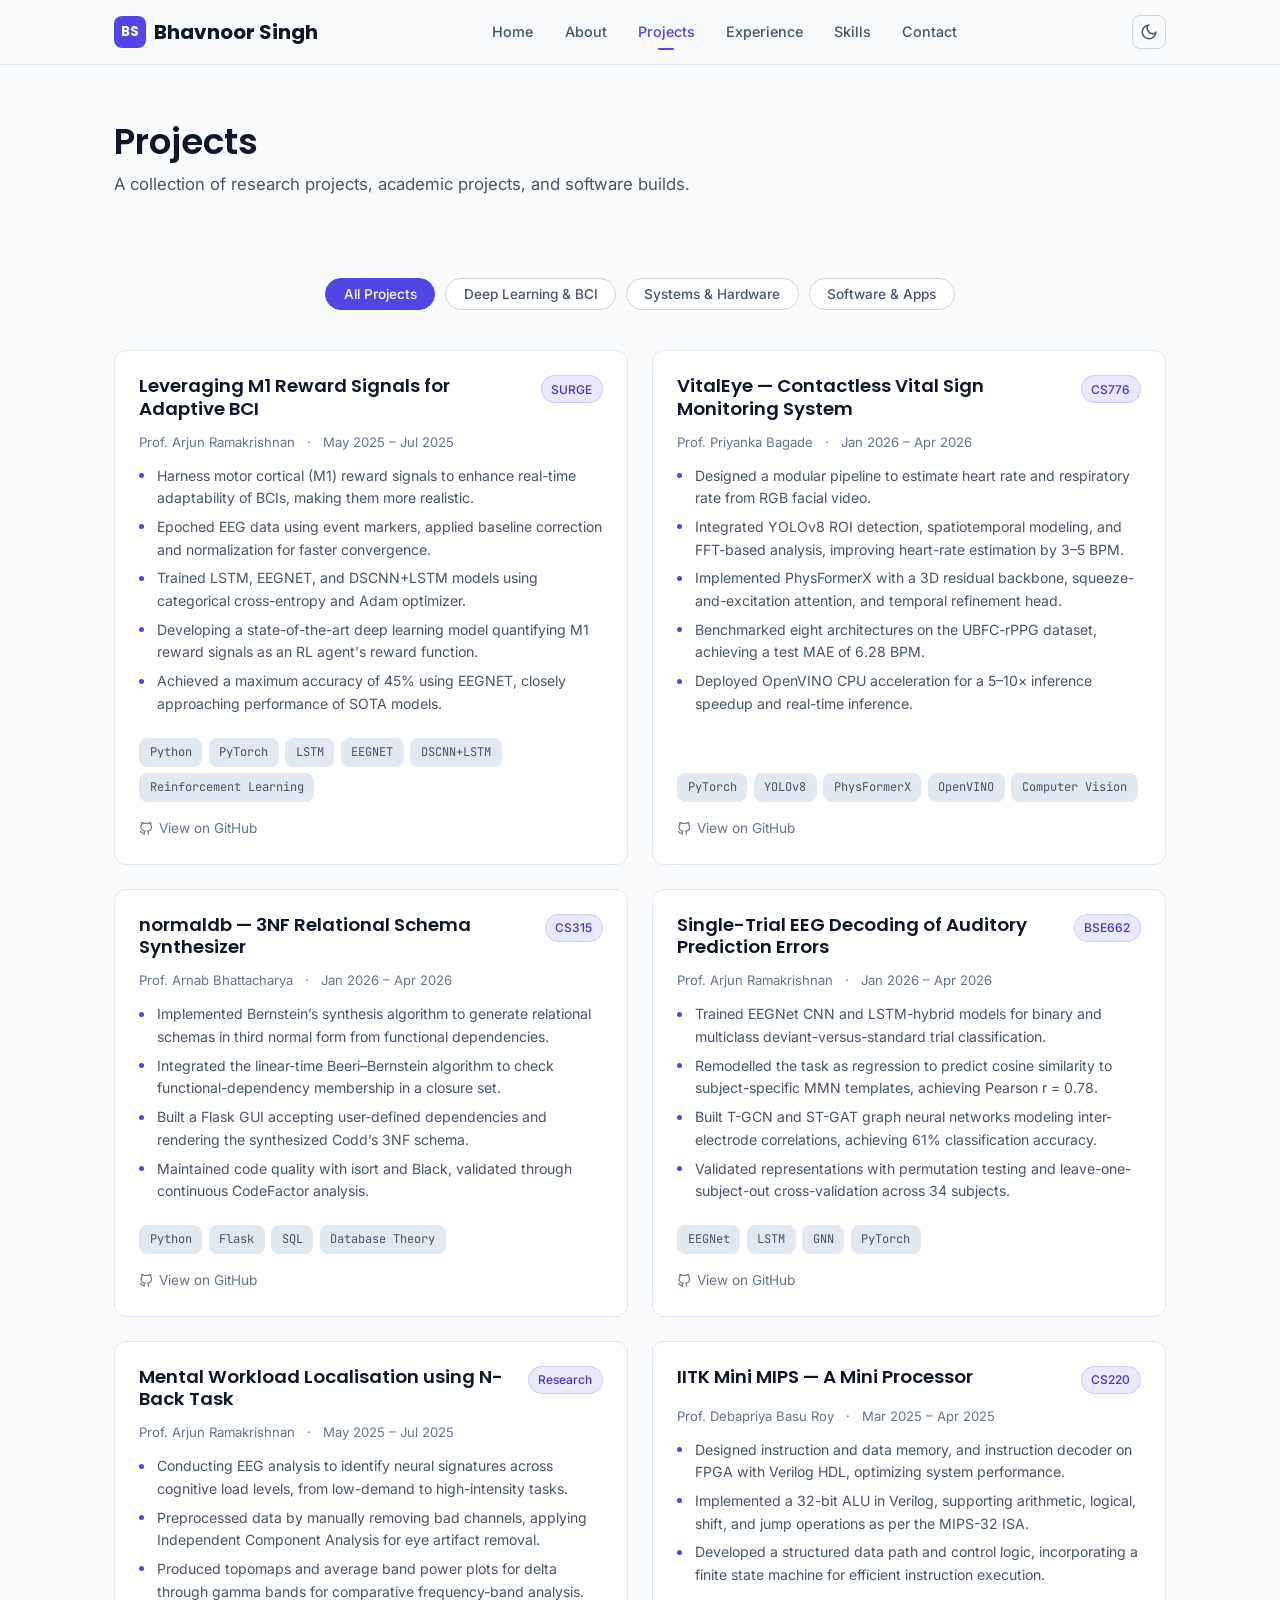
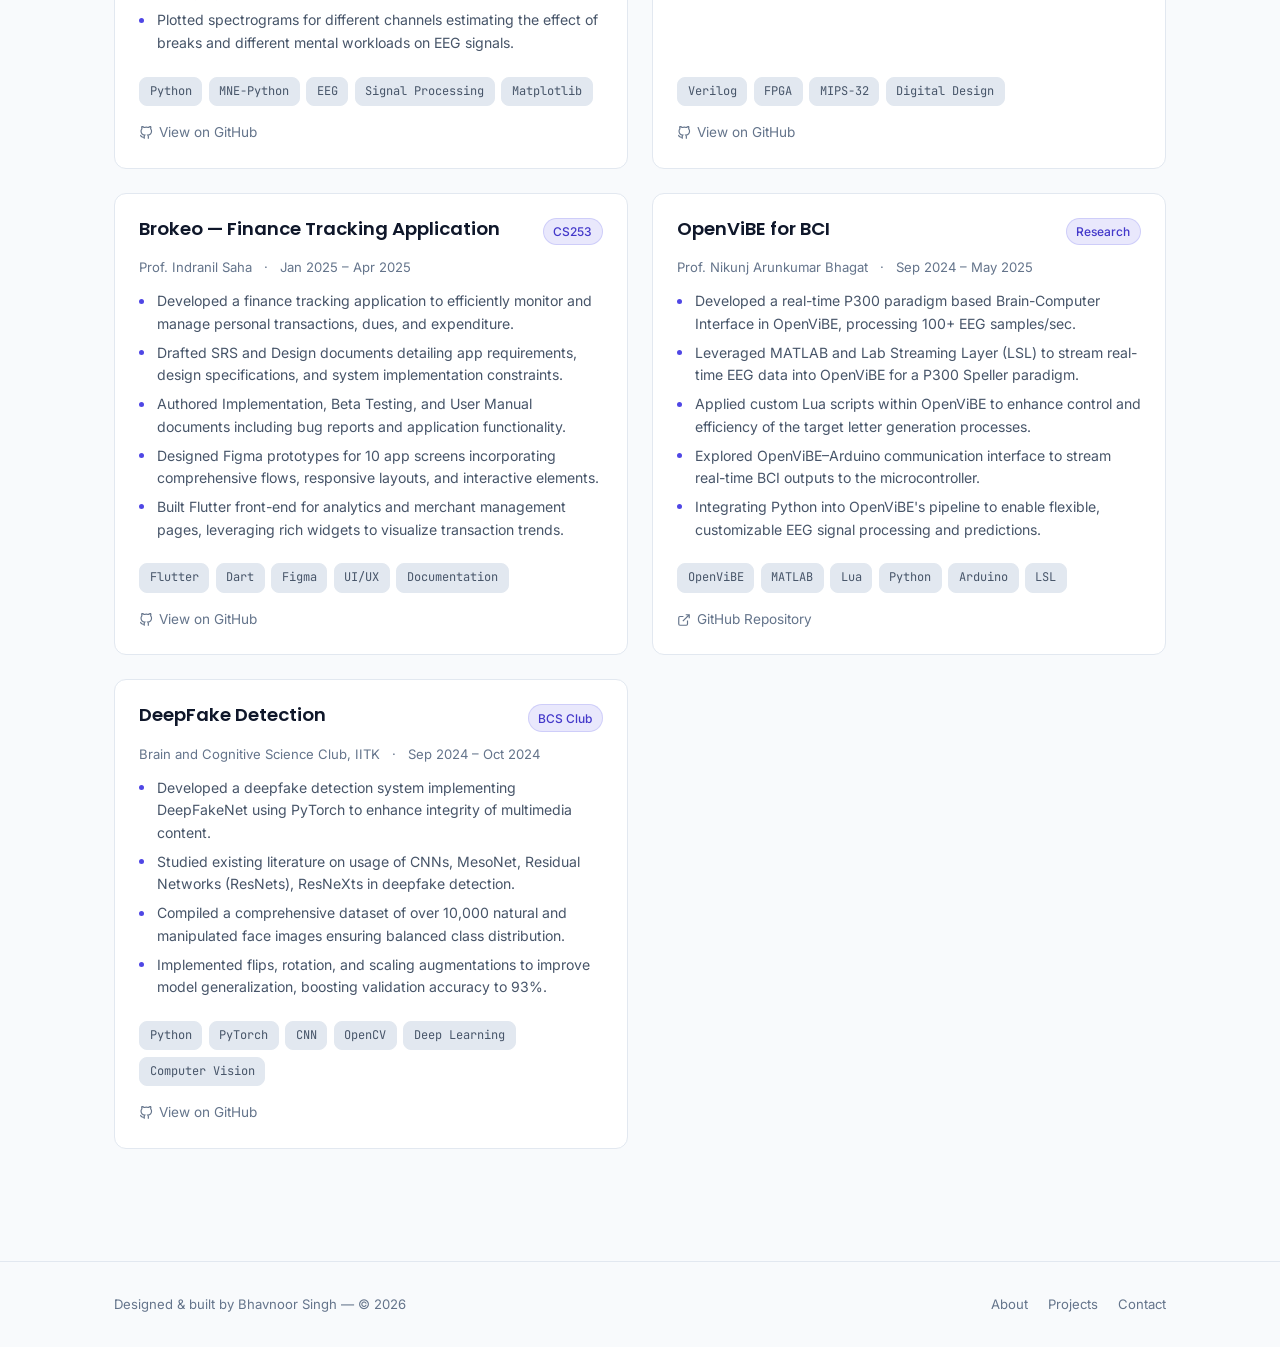
<file: projects.html>
<!DOCTYPE html>
<html lang="en">
<head>
  <meta charset="UTF-8" />
  <meta name="viewport" content="width=device-width, initial-scale=1.0" />
  <title>Projects — Bhavnoor Singh</title>
  <meta name="description" content="Research projects, academic projects, and software builds by Bhavnoor Singh." />

  <!-- OpenGraph Meta Tags -->
  <meta property="og:title" content="Projects — Bhavnoor Singh" />
  <meta property="og:description" content="Explore research and engineering projects by Bhavnoor Singh in Deep Learning, BCI, and Systems." />
  <meta property="og:type" content="website" />
  <meta property="og:url" content="https://bhavnoor-coders-1010.github.io/Bhavnoor-Singh/projects.html" />
  <meta name="twitter:card" content="summary" />

  <!-- Favicon -->
  <link rel="icon" type="image/svg+xml" href="favicon.svg" />

  <!-- Fonts -->
  <link rel="preconnect" href="https://fonts.googleapis.com" />
  <link rel="preconnect" href="https://fonts.gstatic.com" crossorigin />
  <link href="https://fonts.googleapis.com/css2?family=Inter:wght@400;500;600&family=Poppins:wght@500;600;700&family=JetBrains+Mono:wght@400&display=swap" rel="stylesheet" />

  <link rel="stylesheet" href="css/styles.css" />
</head>
<body>

  <!-- ===== Navbar ===== -->
  <nav class="navbar" role="navigation" aria-label="Main Navigation">
    <div class="nav-container">
      <a href="index.html" class="nav-logo">
        <span class="logo-mark">BS</span>
        Bhavnoor Singh
      </a>
      <div class="nav-links" id="nav-menu">
        <a href="index.html">Home</a>
        <a href="about.html">About</a>
        <a href="projects.html">Projects</a>
        <a href="experience.html">Experience</a>
        <a href="skills.html">Skills</a>
        <a href="contact.html">Contact</a>
      </div>
      <div class="nav-actions">
        <button class="theme-toggle" id="theme-toggle" aria-label="Toggle theme" title="Toggle theme">
          <svg class="sun-icon" aria-hidden="true" width="18" height="18" viewBox="0 0 24 24" fill="none" stroke="currentColor" stroke-width="2"><circle cx="12" cy="12" r="5"/><path d="M12 1v2M12 21v2M4.22 4.22l1.42 1.42M18.36 18.36l1.42 1.42M1 12h2M21 12h2M4.22 19.78l1.42-1.42M18.36 5.64l1.42-1.42"/></svg>
          <svg class="moon-icon" aria-hidden="true" width="18" height="18" viewBox="0 0 24 24" fill="none" stroke="currentColor" stroke-width="2"><path d="M21 12.79A9 9 0 1 1 11.21 3 7 7 0 0 0 21 12.79z"/></svg>
        </button>
        <button class="nav-toggle" aria-label="Toggle navigation menu" aria-expanded="false" aria-controls="nav-menu">
          <span></span>
          <span></span>
          <span></span>
        </button>
      </div>
    </div>
  </nav>

  <div class="page-wrapper">
    <main class="page-content">

      <!-- ===== Page Hero ===== -->
      <section class="page-hero">
        <div class="container">
          <h1 class="reveal">Projects</h1>
          <p class="reveal reveal-delay-1">A collection of research projects, academic projects, and software builds.</p>
        </div>
      </section>

      <!-- ===== Projects Section ===== -->
      <section class="section-sm">
        <div class="container">

          <!-- Project Filters -->
          <div class="project-filters reveal">
            <button class="filter-btn active" data-filter="all">All Projects</button>
            <button class="filter-btn" data-filter="deeplearning">Deep Learning & BCI</button>
            <button class="filter-btn" data-filter="systems">Systems & Hardware</button>
            <button class="filter-btn" data-filter="software">Software & Apps</button>
          </div>

          <div class="projects-grid">

            <!-- Project 1 -->
            <div class="card project-card reveal" data-category="deeplearning bci">
              <div class="project-card-header">
                <h3>Leveraging M1 Reward Signals for Adaptive BCI</h3>
                <span class="badge">SURGE</span>
              </div>
              <div class="project-meta">
                <span>Prof. Arjun Ramakrishnan</span>
                <span>·</span>
                <span>May 2025 – Jul 2025</span>
              </div>
              <ul class="project-desc">
                <li>Harness motor cortical (M1) reward signals to enhance real-time adaptability of BCIs, making them more realistic.</li>
                <li>Epoched EEG data using event markers, applied baseline correction and normalization for faster convergence.</li>
                <li>Trained LSTM, EEGNET, and DSCNN+LSTM models using categorical cross-entropy and Adam optimizer.</li>
                <li>Developing a state-of-the-art deep learning model quantifying M1 reward signals as an RL agent's reward function.</li>
                <li>Achieved a maximum accuracy of 45% using EEGNET, closely approaching performance of SOTA models.</li>
              </ul>
              <div class="project-tags">
                <span class="tag">Python</span>
                <span class="tag">PyTorch</span>
                <span class="tag">LSTM</span>
                <span class="tag">EEGNET</span>
                <span class="tag">DSCNN+LSTM</span>
                <span class="tag">Reinforcement Learning</span>
              </div>
              <a href="https://github.com/Bhavnoor-Coders-1010/SURGE-Research-Project" target="_blank" rel="noopener noreferrer" class="project-link" aria-label="View Leveraging M1 Reward Signals project on GitHub">
                <svg width="14" height="14" viewBox="0 0 24 24" fill="none" stroke="currentColor" stroke-width="2" aria-hidden="true"><path d="M9 19c-5 1.5-5-2.5-7-3m14 6v-3.87a3.37 3.37 0 00-.94-2.61c3.14-.35 6.44-1.54 6.44-7A5.44 5.44 0 0020 4.77 5.07 5.07 0 0019.91 1S18.73.65 16 2.48a13.38 13.38 0 00-7 0C6.27.65 5.09 1 5.09 1A5.07 5.07 0 005 4.77a5.44 5.44 0 00-1.5 3.78c0 5.42 3.3 6.61 6.44 7A3.37 3.37 0 009 18.13V22"/></svg>
                View on GitHub
              </a>
            </div>

            <!-- Project 2 -->
            <div class="card project-card reveal" data-category="deeplearning systems">
              <div class="project-card-header">
                <h3>VitalEye — Contactless Vital Sign Monitoring System</h3>
                <span class="badge">CS776</span>
              </div>
              <div class="project-meta">
                <span>Prof. Priyanka Bagade</span>
                <span>·</span>
                <span>Jan 2026 – Apr 2026</span>
              </div>
              <ul class="project-desc">
                <li>Designed a modular pipeline to estimate heart rate and respiratory rate from RGB facial video.</li>
                <li>Integrated YOLOv8 ROI detection, spatiotemporal modeling, and FFT-based analysis, improving heart-rate estimation by 3–5 BPM.</li>
                <li>Implemented PhysFormerX with a 3D residual backbone, squeeze-and-excitation attention, and temporal refinement head.</li>
                <li>Benchmarked eight architectures on the UBFC-rPPG dataset, achieving a test MAE of 6.28 BPM.</li>
                <li>Deployed OpenVINO CPU acceleration for a 5–10× inference speedup and real-time inference.</li>
              </ul>
              <div class="project-tags">
                <span class="tag">PyTorch</span>
                <span class="tag">YOLOv8</span>
                <span class="tag">PhysFormerX</span>
                <span class="tag">OpenVINO</span>
                <span class="tag">Computer Vision</span>
              </div>
              <a href="https://github.com/rpyaduvanshi950/VitalEye-Cs776" target="_blank" rel="noopener noreferrer" class="project-link" aria-label="View VitalEye project on GitHub">
                <svg width="14" height="14" viewBox="0 0 24 24" fill="none" stroke="currentColor" stroke-width="2" aria-hidden="true"><path d="M9 19c-5 1.5-5-2.5-7-3m14 6v-3.87a3.37 3.37 0 00-.94-2.61c3.14-.35 6.44-1.54 6.44-7A5.44 5.44 0 0020 4.77 5.07 5.07 0 0019.91 1S18.73.65 16 2.48a13.38 13.38 0 00-7 0C6.27.65 5.09 1 5.09 1A5.07 5.07 0 005 4.77a5.44 5.44 0 00-1.5 3.78c0 5.42 3.3 6.61 6.44 7A3.37 3.37 0 009 18.13V22"/></svg>
                View on GitHub
              </a>
            </div>

            <!-- Project 3 -->
            <div class="card project-card reveal" data-category="systems software">
              <div class="project-card-header">
                <h3>normaldb — 3NF Relational Schema Synthesizer</h3>
                <span class="badge">CS315</span>
              </div>
              <div class="project-meta">
                <span>Prof. Arnab Bhattacharya</span>
                <span>·</span>
                <span>Jan 2026 – Apr 2026</span>
              </div>
              <ul class="project-desc">
                <li>Implemented Bernstein’s synthesis algorithm to generate relational schemas in third normal form from functional dependencies.</li>
                <li>Integrated the linear-time Beeri–Bernstein algorithm to check functional-dependency membership in a closure set.</li>
                <li>Built a Flask GUI accepting user-defined dependencies and rendering the synthesized Codd’s 3NF schema.</li>
                <li>Maintained code quality with isort and Black, validated through continuous CodeFactor analysis.</li>
              </ul>
              <div class="project-tags">
                <span class="tag">Python</span>
                <span class="tag">Flask</span>
                <span class="tag">SQL</span>
                <span class="tag">Database Theory</span>
              </div>
              <a href="https://github.com/anirudh-bijay/normaldb" target="_blank" rel="noopener noreferrer" class="project-link" aria-label="View normaldb project on GitHub">
                <svg width="14" height="14" viewBox="0 0 24 24" fill="none" stroke="currentColor" stroke-width="2" aria-hidden="true"><path d="M9 19c-5 1.5-5-2.5-7-3m14 6v-3.87a3.37 3.37 0 00-.94-2.61c3.14-.35 6.44-1.54 6.44-7A5.44 5.44 0 0020 4.77 5.07 5.07 0 0019.91 1S18.73.65 16 2.48a13.38 13.38 0 00-7 0C6.27.65 5.09 1 5.09 1A5.07 5.07 0 005 4.77a5.44 5.44 0 00-1.5 3.78c0 5.42 3.3 6.61 6.44 7A3.37 3.37 0 009 18.13V22"/></svg>
                View on GitHub
              </a>
            </div>

            <!-- Project 4 -->
            <div class="card project-card reveal" data-category="deeplearning bci">
              <div class="project-card-header">
                <h3>Single-Trial EEG Decoding of Auditory Prediction Errors</h3>
                <span class="badge">BSE662</span>
              </div>
              <div class="project-meta">
                <span>Prof. Arjun Ramakrishnan</span>
                <span>·</span>
                <span>Jan 2026 – Apr 2026</span>
              </div>
              <ul class="project-desc">
                <li>Trained EEGNet CNN and LSTM-hybrid models for binary and multiclass deviant-versus-standard trial classification.</li>
                <li>Remodelled the task as regression to predict cosine similarity to subject-specific MMN templates, achieving Pearson r = 0.78.</li>
                <li>Built T-GCN and ST-GAT graph neural networks modeling inter-electrode correlations, achieving 61% classification accuracy.</li>
                <li>Validated representations with permutation testing and leave-one-subject-out cross-validation across 34 subjects.</li>
              </ul>
              <div class="project-tags">
                <span class="tag">EEGNet</span>
                <span class="tag">LSTM</span>
                <span class="tag">GNN</span>
                <span class="tag">PyTorch</span>
              </div>
              <a href="https://github.com/Bhavnoor-Coders-1010/404-Decision-Not-Found-BSE662" target="_blank" rel="noopener noreferrer" class="project-link" aria-label="View Single-Trial EEG Decoding project on GitHub">
                <svg width="14" height="14" viewBox="0 0 24 24" fill="none" stroke="currentColor" stroke-width="2" aria-hidden="true"><path d="M9 19c-5 1.5-5-2.5-7-3m14 6v-3.87a3.37 3.37 0 00-.94-2.61c3.14-.35 6.44-1.54 6.44-7A5.44 5.44 0 0020 4.77 5.07 5.07 0 0019.91 1S18.73.65 16 2.48a13.38 13.38 0 00-7 0C6.27.65 5.09 1 5.09 1A5.07 5.07 0 005 4.77a5.44 5.44 0 00-1.5 3.78c0 5.42 3.3 6.61 6.44 7A3.37 3.37 0 009 18.13V22"/></svg>
                View on GitHub
              </a>
            </div>

            <!-- Project 5 -->
            <div class="card project-card reveal" data-category="deeplearning bci">
              <div class="project-card-header">
                <h3>Mental Workload Localisation using N-Back Task</h3>
                <span class="badge">Research</span>
              </div>
              <div class="project-meta">
                <span>Prof. Arjun Ramakrishnan</span>
                <span>·</span>
                <span>May 2025 – Jul 2025</span>
              </div>
              <ul class="project-desc">
                <li>Conducting EEG analysis to identify neural signatures across cognitive load levels, from low-demand to high-intensity tasks.</li>
                <li>Preprocessed data by manually removing bad channels, applying Independent Component Analysis for eye artifact removal.</li>
                <li>Produced topomaps and average band power plots for delta through gamma bands for comparative frequency-band analysis.</li>
                <li>Plotted spectrograms for different channels estimating the effect of breaks and different mental workloads on EEG signals.</li>
              </ul>
              <div class="project-tags">
                <span class="tag">Python</span>
                <span class="tag">MNE-Python</span>
                <span class="tag">EEG</span>
                <span class="tag">Signal Processing</span>
                <span class="tag">Matplotlib</span>
              </div>
              <a href="https://github.com/Bhavnoor-Coders-1010/Mental-Workload-Estimation-Using-N-Back-Task" target="_blank" rel="noopener noreferrer" class="project-link" aria-label="View Mental Workload Localisation project on GitHub">
                <svg width="14" height="14" viewBox="0 0 24 24" fill="none" stroke="currentColor" stroke-width="2" aria-hidden="true"><path d="M9 19c-5 1.5-5-2.5-7-3m14 6v-3.87a3.37 3.37 0 00-.94-2.61c3.14-.35 6.44-1.54 6.44-7A5.44 5.44 0 0020 4.77 5.07 5.07 0 0019.91 1S18.73.65 16 2.48a13.38 13.38 0 00-7 0C6.27.65 5.09 1 5.09 1A5.07 5.07 0 005 4.77a5.44 5.44 0 00-1.5 3.78c0 5.42 3.3 6.61 6.44 7A3.37 3.37 0 009 18.13V22"/></svg>
                View on GitHub
              </a>
            </div>

            <!-- Project 3 -->
            <div class="card project-card reveal" data-category="systems hardware">
              <div class="project-card-header">
                <h3>IITK Mini MIPS — A Mini Processor</h3>
                <span class="badge">CS220</span>
              </div>
              <div class="project-meta">
                <span>Prof. Debapriya Basu Roy</span>
                <span>·</span>
                <span>Mar 2025 – Apr 2025</span>
              </div>
              <ul class="project-desc">
                <li>Designed instruction and data memory, and instruction decoder on FPGA with Verilog HDL, optimizing system performance.</li>
                <li>Implemented a 32-bit ALU in Verilog, supporting arithmetic, logical, shift, and jump operations as per the MIPS-32 ISA.</li>
                <li>Developed a structured data path and control logic, incorporating a finite state machine for efficient instruction execution.</li>
              </ul>
              <div class="project-tags">
                <span class="tag">Verilog</span>
                <span class="tag">FPGA</span>
                <span class="tag">MIPS-32</span>
                <span class="tag">Digital Design</span>
              </div>
              <a href="https://github.com/Bhavnoor-Coders-1010/IITK-Mini-MIPS-CS220-Course-Project" target="_blank" rel="noopener noreferrer" class="project-link" aria-label="View IITK Mini MIPS project on GitHub">
                <svg width="14" height="14" viewBox="0 0 24 24" fill="none" stroke="currentColor" stroke-width="2" aria-hidden="true"><path d="M9 19c-5 1.5-5-2.5-7-3m14 6v-3.87a3.37 3.37 0 00-.94-2.61c3.14-.35 6.44-1.54 6.44-7A5.44 5.44 0 0020 4.77 5.07 5.07 0 0019.91 1S18.73.65 16 2.48a13.38 13.38 0 00-7 0C6.27.65 5.09 1 5.09 1A5.07 5.07 0 005 4.77a5.44 5.44 0 00-1.5 3.78c0 5.42 3.3 6.61 6.44 7A3.37 3.37 0 009 18.13V22"/></svg>
                View on GitHub
              </a>
            </div>

            <!-- Project 4 -->
            <div class="card project-card reveal" data-category="software app">
              <div class="project-card-header">
                <h3>Brokeo — Finance Tracking Application</h3>
                <span class="badge">CS253</span>
              </div>
              <div class="project-meta">
                <span>Prof. Indranil Saha</span>
                <span>·</span>
                <span>Jan 2025 – Apr 2025</span>
              </div>
              <ul class="project-desc">
                <li>Developed a finance tracking application to efficiently monitor and manage personal transactions, dues, and expenditure.</li>
                <li>Drafted SRS and Design documents detailing app requirements, design specifications, and system implementation constraints.</li>
                <li>Authored Implementation, Beta Testing, and User Manual documents including bug reports and application functionality.</li>
                <li>Designed Figma prototypes for 10 app screens incorporating comprehensive flows, responsive layouts, and interactive elements.</li>
                <li>Built Flutter front-end for analytics and merchant management pages, leveraging rich widgets to visualize transaction trends.</li>
              </ul>
              <div class="project-tags">
                <span class="tag">Flutter</span>
                <span class="tag">Dart</span>
                <span class="tag">Figma</span>
                <span class="tag">UI/UX</span>
                <span class="tag">Documentation</span>
              </div>
              <a href="https://github.com/Runtime-Error-IITK/brokeo" target="_blank" rel="noopener noreferrer" class="project-link" aria-label="View Brokeo project on GitHub">
                <svg width="14" height="14" viewBox="0 0 24 24" fill="none" stroke="currentColor" stroke-width="2" aria-hidden="true"><path d="M9 19c-5 1.5-5-2.5-7-3m14 6v-3.87a3.37 3.37 0 00-.94-2.61c3.14-.35 6.44-1.54 6.44-7A5.44 5.44 0 0020 4.77 5.07 5.07 0 0019.91 1S18.73.65 16 2.48a13.38 13.38 0 00-7 0C6.27.65 5.09 1 5.09 1A5.07 5.07 0 005 4.77a5.44 5.44 0 00-1.5 3.78c0 5.42 3.3 6.61 6.44 7A3.37 3.37 0 009 18.13V22"/></svg>
                View on GitHub
              </a>
            </div>

            <!-- Project 5 -->
            <div class="card project-card reveal" data-category="deeplearning bci systems">
              <div class="project-card-header">
                <h3>OpenViBE for BCI</h3>
                <span class="badge">Research</span>
              </div>
              <div class="project-meta">
                <span>Prof. Nikunj Arunkumar Bhagat</span>
                <span>·</span>
                <span>Sep 2024 – May 2025</span>
              </div>
              <ul class="project-desc">
                <li>Developed a real-time P300 paradigm based Brain-Computer Interface in OpenViBE, processing 100+ EEG samples/sec.</li>
                <li>Leveraged MATLAB and Lab Streaming Layer (LSL) to stream real-time EEG data into OpenViBE for a P300 Speller paradigm.</li>
                <li>Applied custom Lua scripts within OpenViBE to enhance control and efficiency of the target letter generation processes.</li>
                <li>Explored OpenViBE–Arduino communication interface to stream real-time BCI outputs to the microcontroller.</li>
                <li>Integrating Python into OpenViBE's pipeline to enable flexible, customizable EEG signal processing and predictions.</li>
              </ul>
              <div class="project-tags">
                <span class="tag">OpenViBE</span>
                <span class="tag">MATLAB</span>
                <span class="tag">Lua</span>
                <span class="tag">Python</span>
                <span class="tag">Arduino</span>
                <span class="tag">LSL</span>
              </div>
              <a href="https://docs.google.com/presentation/d/1p1gB-FK1F5U2wQFLWU69YMvfLePu0E5b/edit?slide=id.p1" target="_blank" rel="noopener noreferrer" class="project-link" aria-label="View OpenViBE for BCI project">
                <svg width="14" height="14" viewBox="0 0 24 24" fill="none" stroke="currentColor" stroke-width="2" aria-hidden="true"><path d="M18 13v6a2 2 0 01-2 2H5a2 2 0 01-2-2V8a2 2 0 012-2h6"/><path d="M15 3h6v6M10 14L21 3"/></svg>
                GitHub Repository
              </a>
            </div>

            <!-- Project 6 -->
            <div class="card project-card reveal" data-category="deeplearning">
              <div class="project-card-header">
                <h3>DeepFake Detection</h3>
                <span class="badge">BCS Club</span>
              </div>
              <div class="project-meta">
                <span>Brain and Cognitive Science Club, IITK</span>
                <span>·</span>
                <span>Sep 2024 – Oct 2024</span>
              </div>
              <ul class="project-desc">
                <li>Developed a deepfake detection system implementing DeepFakeNet using PyTorch to enhance integrity of multimedia content.</li>
                <li>Studied existing literature on usage of CNNs, MesoNet, Residual Networks (ResNets), ResNeXts in deepfake detection.</li>
                <li>Compiled a comprehensive dataset of over 10,000 natural and manipulated face images ensuring balanced class distribution.</li>
                <li>Implemented flips, rotation, and scaling augmentations to improve model generalization, boosting validation accuracy to 93%.</li>
              </ul>
              <div class="project-tags">
                <span class="tag">Python</span>
                <span class="tag">PyTorch</span>
                <span class="tag">CNN</span>
                <span class="tag">OpenCV</span>
                <span class="tag">Deep Learning</span>
                <span class="tag">Computer Vision</span>
              </div>
              <a href="https://github.com/Bhavnoor-Coders-1010/DeepfakeDetectionBCS" target="_blank" rel="noopener noreferrer" class="project-link" aria-label="View DeepFake Detection project on GitHub">
                <svg width="14" height="14" viewBox="0 0 24 24" fill="none" stroke="currentColor" stroke-width="2" aria-hidden="true"><path d="M9 19c-5 1.5-5-2.5-7-3m14 6v-3.87a3.37 3.37 0 00-.94-2.61c3.14-.35 6.44-1.54 6.44-7A5.44 5.44 0 0020 4.77 5.07 5.07 0 0019.91 1S18.73.65 16 2.48a13.38 13.38 0 00-7 0C6.27.65 5.09 1 5.09 1A5.07 5.07 0 005 4.77a5.44 5.44 0 00-1.5 3.78c0 5.42 3.3 6.61 6.44 7A3.37 3.37 0 009 18.13V22"/></svg>
                View on GitHub
              </a>
            </div>

          </div>
        </div>
      </section>

    </main>

    <!-- ===== Footer ===== -->
    <footer class="footer">
      <div class="container">
        <div class="footer-content">
          <p>Designed & built by Bhavnoor Singh — &copy; <span id="year"></span></p>
          <div class="footer-links">
            <a href="about.html">About</a>
            <a href="projects.html">Projects</a>
            <a href="contact.html">Contact</a>
          </div>
        </div>
      </div>
    </footer>
  </div>

  <script src="js/main.js"></script>
</body>
</html>
</file>
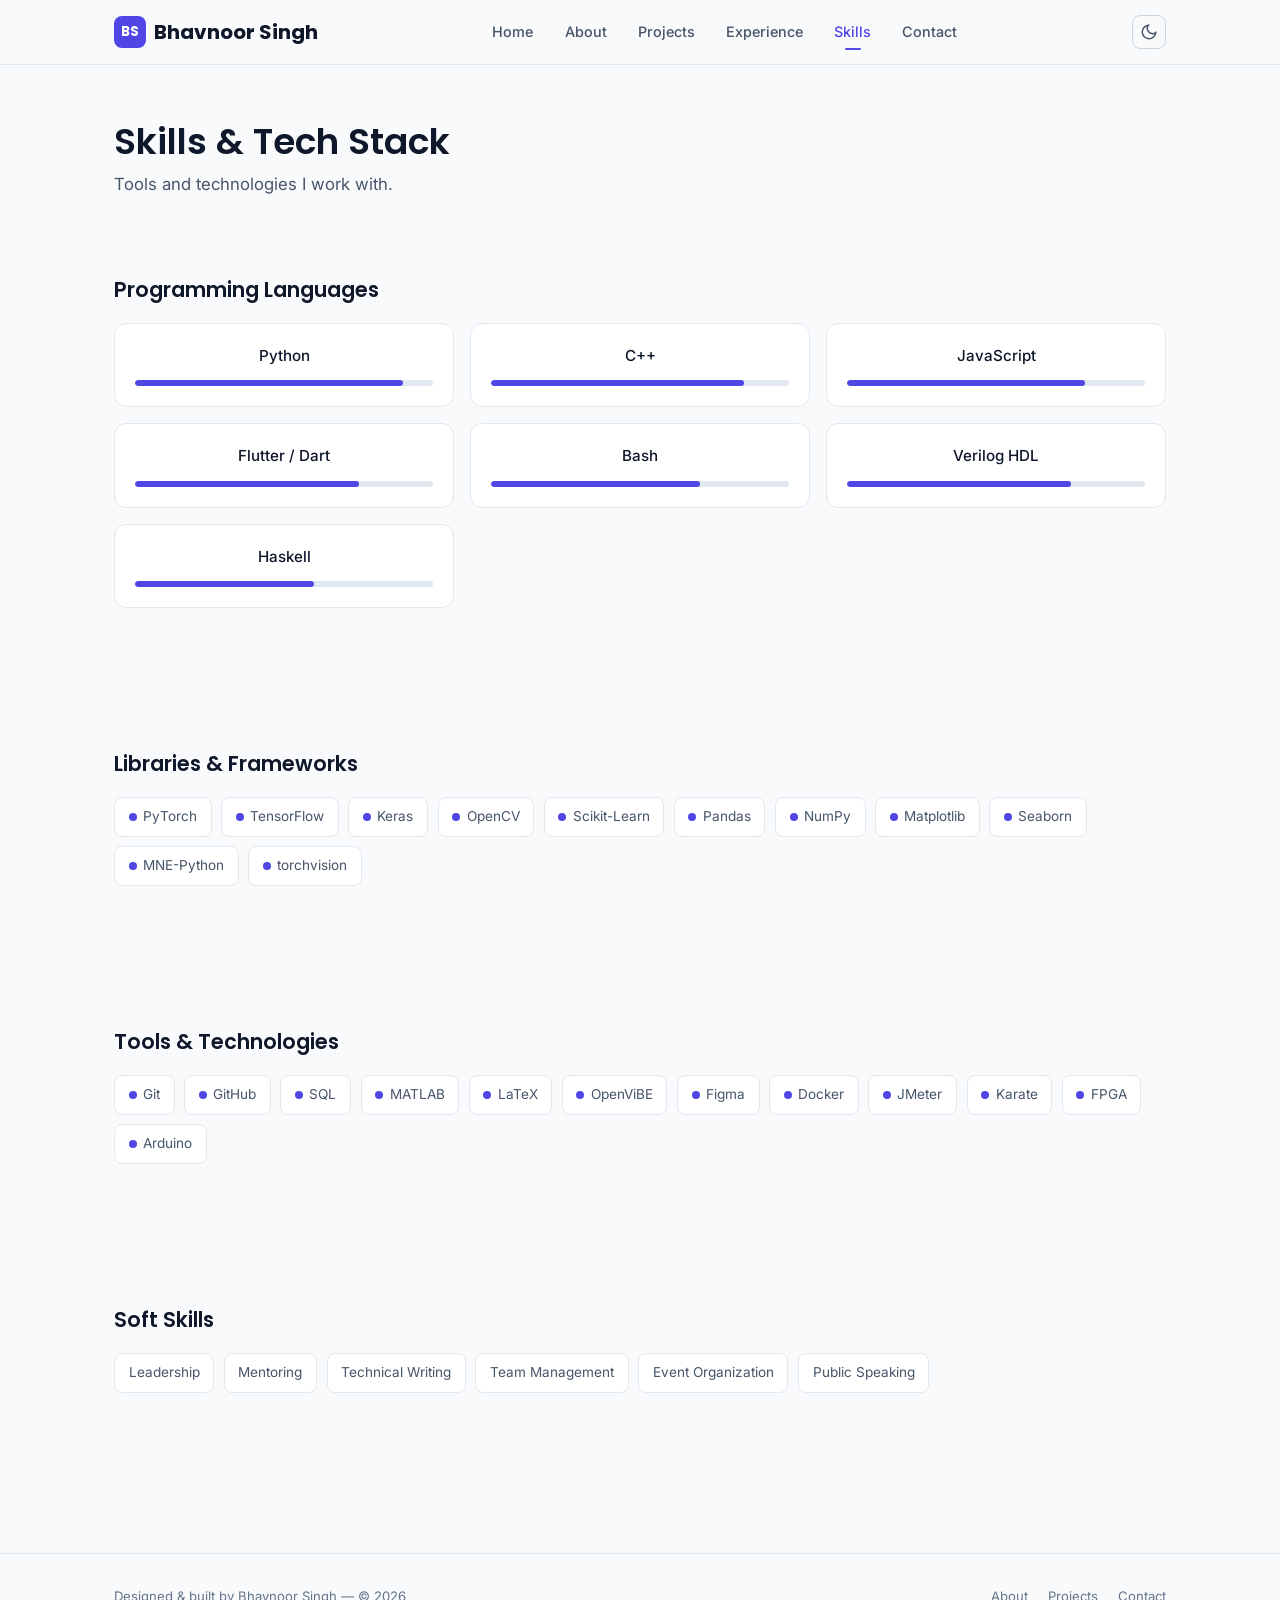
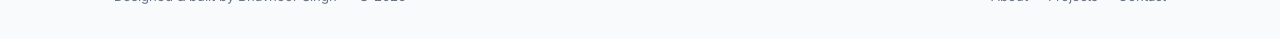
<file: skills.html>
<!DOCTYPE html>
<html lang="en">
<head>
  <meta charset="UTF-8" />
  <meta name="viewport" content="width=device-width, initial-scale=1.0" />
  <title>Skills — Bhavnoor Singh</title>
  <meta name="description" content="Programming languages, libraries, frameworks, and tools used by Bhavnoor Singh." />

  <!-- OpenGraph Meta Tags -->
  <meta property="og:title" content="Skills — Bhavnoor Singh" />
  <meta property="og:description" content="Technical stack, languages, ML frameworks, and tools used by Bhavnoor Singh." />
  <meta property="og:type" content="website" />
  <meta property="og:url" content="https://bhavnoor-coders-1010.github.io/Bhavnoor-Singh/skills.html" />
  <meta name="twitter:card" content="summary" />

  <!-- Favicon -->
  <link rel="icon" type="image/svg+xml" href="favicon.svg" />

  <!-- Fonts -->
  <link rel="preconnect" href="https://fonts.googleapis.com" />
  <link rel="preconnect" href="https://fonts.gstatic.com" crossorigin />
  <link href="https://fonts.googleapis.com/css2?family=Inter:wght@400;500;600&family=Poppins:wght@500;600;700&family=JetBrains+Mono:wght@400&display=swap" rel="stylesheet" />

  <link rel="stylesheet" href="css/styles.css" />
</head>
<body>

  <!-- ===== Navbar ===== -->
  <nav class="navbar" role="navigation" aria-label="Main Navigation">
    <div class="nav-container">
      <a href="index.html" class="nav-logo">
        <span class="logo-mark">BS</span>
        Bhavnoor Singh
      </a>
      <div class="nav-links" id="nav-menu">
        <a href="index.html">Home</a>
        <a href="about.html">About</a>
        <a href="projects.html">Projects</a>
        <a href="experience.html">Experience</a>
        <a href="skills.html">Skills</a>
        <a href="contact.html">Contact</a>
      </div>
      <div class="nav-actions">
        <button class="theme-toggle" id="theme-toggle" aria-label="Toggle theme" title="Toggle theme">
          <svg class="sun-icon" aria-hidden="true" width="18" height="18" viewBox="0 0 24 24" fill="none" stroke="currentColor" stroke-width="2"><circle cx="12" cy="12" r="5"/><path d="M12 1v2M12 21v2M4.22 4.22l1.42 1.42M18.36 18.36l1.42 1.42M1 12h2M21 12h2M4.22 19.78l1.42-1.42M18.36 5.64l1.42-1.42"/></svg>
          <svg class="moon-icon" aria-hidden="true" width="18" height="18" viewBox="0 0 24 24" fill="none" stroke="currentColor" stroke-width="2"><path d="M21 12.79A9 9 0 1 1 11.21 3 7 7 0 0 0 21 12.79z"/></svg>
        </button>
        <button class="nav-toggle" aria-label="Toggle navigation menu" aria-expanded="false" aria-controls="nav-menu">
          <span></span>
          <span></span>
          <span></span>
        </button>
      </div>
    </div>
  </nav>

  <div class="page-wrapper">
    <main class="page-content">

      <!-- ===== Page Hero ===== -->
      <section class="page-hero">
        <div class="container">
          <h1 class="reveal">Skills & Tech Stack</h1>
          <p class="reveal reveal-delay-1">Tools and technologies I work with.</p>
        </div>
      </section>

      <!-- ===== Programming Languages ===== -->
      <section class="section-sm">
        <div class="container">
          <div class="skills-category">
            <h2 class="reveal">Programming Languages</h2>
            <div class="skills-grid">
              <div class="card skill-card reveal">
                <div class="skill-name">Python</div>
                <div class="skill-bar"><div class="skill-bar-fill" data-level="90"></div></div>
              </div>
              <div class="card skill-card reveal">
                <div class="skill-name">C++</div>
                <div class="skill-bar"><div class="skill-bar-fill" data-level="85"></div></div>
              </div>
              <div class="card skill-card reveal">
                <div class="skill-name">JavaScript</div>
                <div class="skill-bar"><div class="skill-bar-fill" data-level="80"></div></div>
              </div>
              <div class="card skill-card reveal">
                <div class="skill-name">Flutter / Dart</div>
                <div class="skill-bar"><div class="skill-bar-fill" data-level="75"></div></div>
              </div>
              <div class="card skill-card reveal">
                <div class="skill-name">Bash</div>
                <div class="skill-bar"><div class="skill-bar-fill" data-level="70"></div></div>
              </div>
              <div class="card skill-card reveal">
                <div class="skill-name">Verilog HDL</div>
                <div class="skill-bar"><div class="skill-bar-fill" data-level="75"></div></div>
              </div>
              <div class="card skill-card reveal">
                <div class="skill-name">Haskell</div>
                <div class="skill-bar"><div class="skill-bar-fill" data-level="60"></div></div>
              </div>
            </div>
          </div>
        </div>
      </section>

      <!-- ===== Libraries & Frameworks ===== -->
      <section class="section-sm">
        <div class="container">
          <div class="skills-category">
            <h2 class="reveal">Libraries & Frameworks</h2>
            <div class="tech-badges reveal">
              <span class="tech-badge"><span class="dot"></span> PyTorch</span>
              <span class="tech-badge"><span class="dot"></span> TensorFlow</span>
              <span class="tech-badge"><span class="dot"></span> Keras</span>
              <span class="tech-badge"><span class="dot"></span> OpenCV</span>
              <span class="tech-badge"><span class="dot"></span> Scikit-Learn</span>
              <span class="tech-badge"><span class="dot"></span> Pandas</span>
              <span class="tech-badge"><span class="dot"></span> NumPy</span>
              <span class="tech-badge"><span class="dot"></span> Matplotlib</span>
              <span class="tech-badge"><span class="dot"></span> Seaborn</span>
              <span class="tech-badge"><span class="dot"></span> MNE-Python</span>
              <span class="tech-badge"><span class="dot"></span> torchvision</span>
            </div>
          </div>
        </div>
      </section>

      <!-- ===== Tools & Technologies ===== -->
      <section class="section-sm">
        <div class="container">
          <div class="skills-category">
            <h2 class="reveal">Tools & Technologies</h2>
            <div class="tech-badges reveal">
              <span class="tech-badge"><span class="dot"></span> Git</span>
              <span class="tech-badge"><span class="dot"></span> GitHub</span>
              <span class="tech-badge"><span class="dot"></span> SQL</span>
              <span class="tech-badge"><span class="dot"></span> MATLAB</span>
              <span class="tech-badge"><span class="dot"></span> LaTeX</span>
              <span class="tech-badge"><span class="dot"></span> OpenViBE</span>
              <span class="tech-badge"><span class="dot"></span> Figma</span>
              <span class="tech-badge"><span class="dot"></span> Docker</span>
              <span class="tech-badge"><span class="dot"></span> JMeter</span>
              <span class="tech-badge"><span class="dot"></span> Karate</span>
              <span class="tech-badge"><span class="dot"></span> FPGA</span>
              <span class="tech-badge"><span class="dot"></span> Arduino</span>
            </div>
          </div>
        </div>
      </section>

      <!-- ===== Soft Skills ===== -->
      <section class="section-sm">
        <div class="container">
          <div class="skills-category">
            <h2 class="reveal">Soft Skills</h2>
            <div class="tech-badges reveal">
              <span class="tech-badge">Leadership</span>
              <span class="tech-badge">Mentoring</span>
              <span class="tech-badge">Technical Writing</span>
              <span class="tech-badge">Team Management</span>
              <span class="tech-badge">Event Organization</span>
              <span class="tech-badge">Public Speaking</span>
            </div>
          </div>
        </div>
      </section>

    </main>

    <!-- ===== Footer ===== -->
    <footer class="footer">
      <div class="container">
        <div class="footer-content">
          <p>Designed & built by Bhavnoor Singh — &copy; <span id="year"></span></p>
          <div class="footer-links">
            <a href="about.html">About</a>
            <a href="projects.html">Projects</a>
            <a href="contact.html">Contact</a>
          </div>
        </div>
      </div>
    </footer>
  </div>

  <script src="js/main.js"></script>
</body>
</html>
</file>
<file: css/styles.css>
/* ============================================
Bhavnoor Singh — Portfolio
Design System & Styles
============================================ */

/* ---------- CSS Reset ---------- */
*,
*::before,
*::after {
margin: 0;
padding: 0;
box-sizing: border-box;
}

html {
scroll-behavior: smooth;
font-size: 16px;
}

/* ---------- Design Tokens ---------- */
:root {
  /* Backgrounds */
  --bg-base: #0a0a0f;
  --bg-surface: #12121a;
  --bg-surface-hover: #1a1a24;
  --bg-elevated: #1e1e2e;
  --nav-bg: rgba(10, 10, 15, 0.85);
  --nav-bg-scrolled: rgba(10, 10, 15, 0.95);

  /* Borders */
  --border-subtle: #232330;
  --border-default: #2a2a3a;

  /* Text */
  --text-primary: #e2e8f0;
  --text-secondary: #94a3b8;
  --text-muted: #64748b;

  /* Accent — used sparingly */
  --accent: #6366f1;
  --accent-hover: #818cf8;
  --accent-dim: rgba(99, 102, 241, 0.15);

  /* Typography */
  --font-heading: 'Poppins', system-ui, sans-serif;
  --font-body: 'Inter', system-ui, sans-serif;
  --font-mono: 'JetBrains Mono', 'Courier New', monospace;

  /* Spacing */
  --container-max: 1100px;
  --section-gap: 5rem;
  --radius: 12px;
  --radius-sm: 8px;

  /* Transitions */
  --transition: 0.25s ease;
}

[data-theme="light"] {
  --bg-base: #f8fafc;
  --bg-surface: #ffffff;
  --bg-surface-hover: #f1f5f9;
  --bg-elevated: #e2e8f0;
  --nav-bg: rgba(248, 250, 252, 0.88);
  --nav-bg-scrolled: rgba(248, 250, 252, 0.98);

  --border-subtle: #e2e8f0;
  --border-default: #cbd5e1;

  --text-primary: #0f172a;
  --text-secondary: #475569;
  --text-muted: #64748b;

  --accent: #4f46e5;
  --accent-hover: #4338ca;
  --accent-dim: rgba(79, 70, 229, 0.12);
}

/* ---------- Base Styles ---------- */
body {
font-family: var(--font-body);
background-color: var(--bg-base);
color: var(--text-primary);
line-height: 1.6;
-webkit-font-smoothing: antialiased;
overflow-x: hidden;
}

h1, h2, h3, h4, h5, h6 {
font-family: var(--font-heading);
font-weight: 600;
line-height: 1.2;
color: var(--text-primary);
}

a {
color: var(--accent);
text-decoration: none;
transition: color var(--transition);
}

a:hover {
color: var(--accent-hover);
}

ul {
list-style: none;
}

img {
max-width: 100%;
display: block;
}

/* ---------- Layout Utilities ---------- */
.container {
max-width: var(--container-max);
margin: 0 auto;
padding: 0 1.5rem;
}

.section {
padding: var(--section-gap) 0;
}

.section-sm {
padding: 3rem 0;
}

.text-center {
text-align: center;
}

.text-secondary {
color: var(--text-secondary);
}

.text-muted {
color: var(--text-muted);
}

/* ---------- Section Heading ---------- */
.section-heading {
font-size: 2rem;
margin-bottom: 0.5rem;
}

.section-heading::after {
content: '';
display: block;
width: 48px;
height: 3px;
background: var(--accent);
border-radius: 2px;
margin-top: 0.75rem;
}

.section-heading.center::after {
margin-left: auto;
margin-right: auto;
}

.section-subtitle {
color: var(--text-secondary);
font-size: 1.05rem;
margin-bottom: 3rem;
}

/* ---------- Focus Styles (Accessibility) ---------- */
:focus-visible {
  outline: 2px solid var(--accent);
  outline-offset: 2px;
}

/* ---------- Navbar ---------- */
.navbar {
  position: fixed;
  top: 0;
  left: 0;
  right: 0;
  z-index: 1000;
  background: var(--nav-bg);
  backdrop-filter: blur(12px);
  -webkit-backdrop-filter: blur(12px);
  border-bottom: 1px solid var(--border-subtle);
  transition: background var(--transition), border-color var(--transition);
}

.navbar.scrolled {
  background: var(--nav-bg-scrolled);
}

.nav-container {
  max-width: var(--container-max);
  margin: 0 auto;
  padding: 0 1.5rem;
  display: flex;
  align-items: center;
  justify-content: space-between;
  height: 64px;
}

.nav-logo {
  font-family: var(--font-heading);
  font-weight: 700;
  font-size: 1.25rem;
  color: var(--text-primary);
  display: flex;
  align-items: center;
  gap: 0.5rem;
}

.nav-logo .logo-mark {
  width: 32px;
  height: 32px;
  border-radius: 8px;
  background: var(--accent);
  display: flex;
  align-items: center;
  justify-content: center;
  font-size: 0.85rem;
  color: #fff;
  font-weight: 700;
}

.nav-links {
  display: flex;
  align-items: center;
  gap: 0.25rem;
}

.nav-links a {
  color: var(--text-secondary);
  font-size: 0.9rem;
  font-weight: 500;
  padding: 0.5rem 0.85rem;
  border-radius: var(--radius-sm);
  transition: color var(--transition), background var(--transition);
  position: relative;
}

.nav-links a:hover {
  color: var(--text-primary);
  background: var(--bg-surface);
}

.nav-links a.active {
  color: var(--accent);
}

.nav-links a.active::after {
  content: '';
  position: absolute;
  bottom: 2px;
  left: 50%;
  transform: translateX(-50%);
  width: 16px;
  height: 2px;
  background: var(--accent);
  border-radius: 2px;
}

/* Nav Actions & Theme Toggle */
.nav-actions {
  display: flex;
  align-items: center;
  gap: 0.5rem;
}

.theme-toggle {
  background: transparent;
  border: 1px solid var(--border-default);
  border-radius: var(--radius-sm);
  color: var(--text-secondary);
  cursor: pointer;
  padding: 0.45rem;
  display: inline-flex;
  align-items: center;
  justify-content: center;
  transition: all var(--transition);
}

.theme-toggle:hover {
  color: var(--text-primary);
  background: var(--bg-surface);
  border-color: var(--accent);
}

.theme-toggle svg {
  width: 18px;
  height: 18px;
}

/* Default (Dark Mode) Theme Icons */
.theme-toggle .sun-icon {
  display: block;
}
.theme-toggle .moon-icon {
  display: none;
}

/* Light Mode Theme Icons */
[data-theme="light"] .theme-toggle .sun-icon {
  display: none;
}
[data-theme="light"] .theme-toggle .moon-icon {
  display: block;
}

/* Hamburger */
.nav-toggle {
  display: none;
  flex-direction: column;
  gap: 5px;
  background: none;
  border: none;
  cursor: pointer;
  padding: 8px;
  border-radius: var(--radius-sm);
}

.nav-toggle span {
  width: 22px;
  height: 2px;
  background: var(--text-primary);
  border-radius: 2px;
  transition: var(--transition);
}

.nav-toggle.open span:nth-child(1) {
  transform: translateY(7px) rotate(45deg);
}

.nav-toggle.open span:nth-child(2) {
  opacity: 0;
}

.nav-toggle.open span:nth-child(3) {
  transform: translateY(-7px) rotate(-45deg);
}

/* ---------- Page Wrapper (offset for fixed nav) ---------- */
.page-wrapper {
padding-top: 64px;
min-height: 100vh;
display: flex;
flex-direction: column;
}

.page-content {
flex: 1;
}

/* ---------- Page Hero (top of each page) ---------- */
.page-hero {
padding: 3.5rem 0 2rem;
}

.page-hero h1 {
font-size: 2.25rem;
margin-bottom: 0.5rem;
}

.page-hero p {
color: var(--text-secondary);
font-size: 1.05rem;
}

/* ---------- Buttons ---------- */
.btn {
display: inline-flex;
align-items: center;
gap: 0.5rem;
font-family: var(--font-body);
font-size: 0.9rem;
font-weight: 500;
padding: 0.7rem 1.5rem;
border-radius: var(--radius-sm);
cursor: pointer;
transition: all var(--transition);
border: none;
text-decoration: none;
}

.btn-primary {
background: var(--accent);
color: #fff;
}

.btn-primary:hover {
background: var(--accent-hover);
color: #fff;
transform: translateY(-1px);
}

.btn-outline {
background: transparent;
color: var(--text-primary);
border: 1px solid var(--border-default);
}

.btn-outline:hover {
border-color: var(--accent);
color: var(--accent);
}

.btn-sm {
padding: 0.5rem 1rem;
font-size: 0.82rem;
}

/* ---------- Cards ---------- */
.card {
background: var(--bg-surface);
border: 1px solid var(--border-subtle);
border-radius: var(--radius);
padding: 1.5rem;
transition: border-color var(--transition), background var(--transition), transform var(--transition);
}

.card:hover {
border-color: var(--border-default);
background: var(--bg-surface-hover);
transform: translateY(-2px);
}

/* ---------- Badges / Tags ---------- */
.badge {
display: inline-block;
font-size: 0.75rem;
font-weight: 500;
padding: 0.2rem 0.6rem;
border-radius: 20px;
background: var(--accent-dim);
color: var(--accent-hover);
border: 1px solid rgba(99, 102, 241, 0.2);
}

.tag {
display: inline-block;
font-family: var(--font-mono);
font-size: 0.75rem;
padding: 0.25rem 0.6rem;
border-radius: var(--radius-sm);
background: var(--bg-elevated);
color: var(--text-secondary);
border: 1px solid var(--border-subtle);
}

/* ---------- Home: Hero ---------- */
.hero {
min-height: calc(100vh - 64px);
display: flex;
align-items: center;
padding: 2rem 0;
}

.hero-content {
max-width: 640px;
}

.hero-badge {
display: inline-flex;
align-items: center;
gap: 0.5rem;
font-size: 0.85rem;
color: var(--text-secondary);
background: var(--bg-surface);
border: 1px solid var(--border-subtle);
padding: 0.4rem 0.85rem;
border-radius: 20px;
margin-bottom: 1.5rem;
}

.hero h1 {
font-size: 3rem;
margin-bottom: 0.75rem;
letter-spacing: -0.02em;
}

.hero .hero-role {
font-size: 1.25rem;
color: var(--accent);
font-family: var(--font-mono);
margin-bottom: 1rem;
min-height: 1.8em;
}

.hero .hero-role .cursor {
display: inline-block;
width: 2px;
height: 1.1em;
background: var(--accent);
margin-left: 2px;
animation: blink 1s step-end infinite;
vertical-align: text-bottom;
}

@keyframes blink {
50% { opacity: 0; }
}

.hero p.hero-desc {
font-size: 1.05rem;
color: var(--text-secondary);
margin-bottom: 2rem;
max-width: 520px;
}

.hero-actions {
display: flex;
gap: 1rem;
margin-bottom: 2rem;
flex-wrap: wrap;
}

/* ---------- Social Icons ---------- */
.social-links {
display: flex;
gap: 0.75rem;
}

.social-links a {
width: 40px;
height: 40px;
display: flex;
align-items: center;
justify-content: center;
border-radius: var(--radius-sm);
background: var(--bg-surface);
border: 1px solid var(--border-subtle);
color: var(--text-secondary);
transition: all var(--transition);
}

.social-links a:hover {
color: var(--accent);
border-color: var(--accent);
background: var(--accent-dim);
}

.social-links svg {
width: 18px;
height: 18px;
}

/* ---------- Stats Row ---------- */
.stats-grid {
display: grid;
grid-template-columns: repeat(4, 1fr);
gap: 1rem;
}

.stat-card {
text-align: center;
padding: 1.5rem 1rem;
}

.stat-number {
font-family: var(--font-heading);
font-size: 2rem;
font-weight: 700;
color: var(--text-primary);
}

.stat-label {
font-size: 0.82rem;
color: var(--text-muted);
margin-top: 0.25rem;
}

/* ---------- Project Filters ---------- */
.project-filters {
  display: flex;
  flex-wrap: wrap;
  gap: 0.6rem;
  margin-bottom: 2.5rem;
  justify-content: center;
}

.filter-btn {
  background: var(--bg-surface);
  color: var(--text-secondary);
  border: 1px solid var(--border-default);
  border-radius: 20px;
  padding: 0.45rem 1.1rem;
  font-size: 0.85rem;
  font-weight: 500;
  cursor: pointer;
  transition: all var(--transition);
  font-family: var(--font-body);
}

.filter-btn:hover {
  color: var(--text-primary);
  border-color: var(--accent);
}

.filter-btn.active {
  background: var(--accent);
  color: #ffffff;
  border-color: var(--accent);
}

/* ---------- Project Cards ---------- */
.projects-grid {
  display: grid;
  grid-template-columns: repeat(2, 1fr);
  gap: 1.5rem;
}

.project-card {
  display: flex;
  flex-direction: column;
  transition: transform var(--transition), opacity var(--transition), border-color var(--transition);
}

.project-card.is-hidden {
  display: none !important;
}

.project-card-header {
  display: flex;
  justify-content: space-between;
  align-items: flex-start;
  gap: 0.75rem;
  margin-bottom: 0.75rem;
}

.project-card h3 {
font-size: 1.15rem;
flex: 1;
}

.project-card h3 a {
color: var(--text-primary);
}

.project-card h3 a:hover {
color: var(--accent);
}

.project-meta {
font-size: 0.82rem;
color: var(--text-muted);
margin-bottom: 0.75rem;
}

.project-meta span {
margin-right: 0.5rem;
}

.project-desc {
list-style: none;
margin-bottom: 1rem;
flex: 1;
}

.project-desc li {
font-size: 0.88rem;
color: var(--text-secondary);
padding-left: 1.1rem;
position: relative;
margin-bottom: 0.4rem;
}

.project-desc li::before {
content: '';
position: absolute;
left: 0;
top: 0.6em;
width: 5px;
height: 5px;
border-radius: 50%;
background: var(--accent);
}

.project-tags {
display: flex;
flex-wrap: wrap;
gap: 0.4rem;
margin-bottom: 1rem;
}

.project-link {
font-size: 0.85rem;
display: inline-flex;
align-items: center;
gap: 0.35rem;
color: var(--text-muted);
}

.project-link:hover {
color: var(--accent);
}

/* ---------- Featured Projects (Home) ---------- */
.featured-grid {
display: grid;
grid-template-columns: repeat(3, 1fr);
gap: 1.5rem;
}

.featured-card {
padding: 1.5rem;
}

.featured-card h3 {
font-size: 1.05rem;
margin-bottom: 0.5rem;
}

.featured-card p {
font-size: 0.88rem;
color: var(--text-secondary);
margin-bottom: 0.75rem;
}

/* ---------- CTA Banner ---------- */
.cta-banner {
background: var(--bg-surface);
border: 1px solid var(--border-subtle);
border-radius: var(--radius);
padding: 3rem 2rem;
text-align: center;
}

.cta-banner h2 {
font-size: 1.5rem;
margin-bottom: 0.5rem;
}

.cta-banner p {
color: var(--text-secondary);
margin-bottom: 1.5rem;
}

/* ---------- Timeline ---------- */
.timeline {
position: relative;
padding-left: 2rem;
}

.timeline::before {
content: '';
position: absolute;
left: 6px;
top: 8px;
bottom: 8px;
width: 2px;
background: var(--border-default);
}

.timeline-item {
position: relative;
padding-bottom: 2rem;
}

.timeline-item:last-child {
padding-bottom: 0;
}

.timeline-dot {
position: absolute;
left: -2rem;
top: 4px;
width: 14px;
height: 14px;
border-radius: 50%;
background: var(--bg-base);
border: 2px solid var(--accent);
}

.timeline-item h3 {
font-size: 1.1rem;
margin-bottom: 0.25rem;
}

.timeline-item .timeline-meta {
font-size: 0.82rem;
color: var(--text-muted);
margin-bottom: 0.5rem;
}

.timeline-item p {
font-size: 0.9rem;
color: var(--text-secondary);
}

/* ---------- Achievement Cards ---------- */
.achievements-grid {
display: grid;
grid-template-columns: repeat(2, 1fr);
gap: 1rem;
}

.achievement-card {
padding: 1.25rem;
display: flex;
gap: 0.85rem;
align-items: flex-start;
}

.achievement-icon {
flex-shrink: 0;
width: 36px;
height: 36px;
border-radius: var(--radius-sm);
background: var(--accent-dim);
display: flex;
align-items: center;
justify-content: center;
color: var(--accent);
}

.achievement-icon svg {
width: 18px;
height: 18px;
}

.achievement-card p {
font-size: 0.88rem;
color: var(--text-secondary);
line-height: 1.5;
}

/* ---------- Coursework Pills ---------- */
.coursework-section {
margin-bottom: 1.5rem;
}

.coursework-label {
font-size: 0.82rem;
font-weight: 600;
color: var(--text-muted);
margin-bottom: 0.6rem;
text-transform: uppercase;
letter-spacing: 0.05em;
}

.pills {
display: flex;
flex-wrap: wrap;
gap: 0.5rem;
}

.pill {
font-size: 0.82rem;
padding: 0.35rem 0.75rem;
border-radius: 20px;
border: 1px solid var(--border-default);
color: var(--text-secondary);
}

.pill.excellent {
border-color: rgba(99, 102, 241, 0.3);
color: var(--accent-hover);
}

.pill.outstanding {
border-color: rgba(16, 185, 129, 0.3);
color: #34d399;
}

.pill.ongoing {
border-style: dashed;
color: var(--text-muted);
}

/* ---------- Skills Page ---------- */
.skills-category {
margin-bottom: 3rem;
}

.skills-category h2 {
font-size: 1.3rem;
margin-bottom: 1.25rem;
}

.skills-grid {
display: grid;
grid-template-columns: repeat(3, 1fr);
gap: 1rem;
}

.skill-card {
padding: 1.25rem;
text-align: center;
}

.skill-card .skill-name {
font-size: 0.95rem;
font-weight: 500;
margin-bottom: 0.75rem;
}

.skill-bar {
height: 6px;
background: var(--bg-elevated);
border-radius: 3px;
overflow: hidden;
}

.skill-bar-fill {
height: 100%;
background: var(--accent);
border-radius: 3px;
width: 0;
transition: width 1s ease;
}

.tech-badges {
display: flex;
flex-wrap: wrap;
gap: 0.6rem;
}

.tech-badge {
display: inline-flex;
align-items: center;
gap: 0.4rem;
font-size: 0.85rem;
padding: 0.5rem 0.85rem;
border-radius: var(--radius-sm);
background: var(--bg-surface);
border: 1px solid var(--border-subtle);
color: var(--text-secondary);
transition: all var(--transition);
}

.tech-badge:hover {
border-color: var(--accent);
color: var(--text-primary);
}

.tech-badge .dot {
width: 8px;
height: 8px;
border-radius: 50%;
background: var(--accent);
}

/* ---------- Experience Page ---------- */
.experience-featured {
padding: 2rem;
margin-bottom: 2rem;
}

.experience-featured .exp-header {
display: flex;
justify-content: space-between;
align-items: flex-start;
flex-wrap: wrap;
gap: 1rem;
margin-bottom: 1rem;
}

.experience-featured h2 {
font-size: 1.35rem;
}

.experience-featured .exp-role {
color: var(--accent);
font-size: 0.95rem;
margin-bottom: 0.25rem;
}

.experience-featured .exp-period {
font-size: 0.82rem;
color: var(--text-muted);
}

.experience-featured .exp-desc {
margin-top: 1rem;
}

.experience-featured .exp-desc p {
font-size: 0.9rem;
color: var(--text-secondary);
margin-bottom: 0.75rem;
}

.experience-featured .exp-skill {
background: var(--bg-elevated);
border: 1px solid var(--border-subtle);
border-radius: var(--radius-sm);
padding: 1rem;
margin-top: 0.75rem;
}

.experience-featured .exp-skill h4 {
font-size: 0.95rem;
margin-bottom: 0.4rem;
color: var(--text-primary);
}

.experience-featured .exp-skill p {
font-size: 0.85rem;
color: var(--text-secondary);
}

/* ---------- Contact Page ---------- */
.contact-layout {
display: grid;
grid-template-columns: 1fr 1.2fr;
gap: 2rem;
}

.contact-info-card {
padding: 1.25rem;
display: flex;
align-items: center;
gap: 1rem;
margin-bottom: 1rem;
}

.contact-info-icon {
flex-shrink: 0;
width: 44px;
height: 44px;
border-radius: var(--radius-sm);
background: var(--accent-dim);
display: flex;
align-items: center;
justify-content: center;
color: var(--accent);
}

.contact-info-icon svg {
width: 20px;
height: 20px;
}

.contact-info-card .label {
font-size: 0.78rem;
color: var(--text-muted);
text-transform: uppercase;
letter-spacing: 0.05em;
}

.contact-info-card .value {
font-size: 0.95rem;
color: var(--text-primary);
}

/* ---------- Contact Form ---------- */
.contact-form {
padding: 2rem;
}

.form-group {
margin-bottom: 1.25rem;
}

.form-group label {
display: block;
font-size: 0.85rem;
color: var(--text-secondary);
margin-bottom: 0.4rem;
font-weight: 500;
}

.form-group input,
.form-group textarea {
width: 100%;
background: var(--bg-elevated);
border: 1px solid var(--border-default);
border-radius: var(--radius-sm);
padding: 0.7rem 0.85rem;
color: var(--text-primary);
font-family: var(--font-body);
font-size: 0.9rem;
transition: border-color var(--transition);
}

.form-group input:focus,
.form-group textarea:focus {
outline: none;
border-color: var(--accent);
}

.form-group textarea {
resize: vertical;
min-height: 120px;
}

.form-status {
font-size: 0.85rem;
margin-top: 0.75rem;
display: none;
}

.form-status.success {
display: block;
color: #34d399;
}

.form-status.error {
display: block;
color: #f87171;
}

/* ---------- Footer ---------- */
.footer {
border-top: 1px solid var(--border-subtle);
padding: 2rem 0;
margin-top: 4rem;
}

.footer-content {
display: flex;
justify-content: space-between;
align-items: center;
flex-wrap: wrap;
gap: 1rem;
}

.footer-content p {
font-size: 0.82rem;
color: var(--text-muted);
}

.footer-links {
display: flex;
gap: 1.25rem;
}

.footer-links a {
font-size: 0.82rem;
color: var(--text-muted);
}

.footer-links a:hover {
color: var(--accent);
}

/* ---------- Scroll Animations ---------- */
.reveal {
opacity: 0;
transform: translateY(24px);
transition: opacity 0.5s ease, transform 0.5s ease;
}

.reveal.visible {
opacity: 1;
transform: translateY(0);
}

.reveal-delay-1 { transition-delay: 0.1s; }
.reveal-delay-2 { transition-delay: 0.2s; }
.reveal-delay-3 { transition-delay: 0.3s; }
.reveal-delay-4 { transition-delay: 0.4s; }
.reveal-delay-5 { transition-delay: 0.5s; }

/* ---------- Responsive ---------- */
@media (max-width: 900px) {
.featured-grid {
grid-template-columns: 1fr;
}

.projects-grid {
grid-template-columns: 1fr;
}

.skills-grid {
grid-template-columns: repeat(2, 1fr);
}

.contact-layout {
grid-template-columns: 1fr;
}

.stats-grid {
grid-template-columns: repeat(2, 1fr);
}

.achievements-grid {
grid-template-columns: 1fr;
}
}

@media (max-width: 640px) {
:root {
--section-gap: 3rem;
}

.nav-links {
position: fixed;
top: 64px;
left: 0;
right: 0;
background: var(--bg-base);
border-bottom: 1px solid var(--border-subtle);
flex-direction: column;
align-items: stretch;
padding: 1rem;
gap: 0.25rem;
transform: translateY(-150%);
transition: transform 0.3s ease;
z-index: 999;
}

.nav-links.open {
transform: translateY(0);
}

.nav-links a {
padding: 0.75rem 1rem;
border-radius: var(--radius-sm);
}

.nav-links a.active::after {
display: none;
}

.nav-toggle {
display: flex;
}

.hero h1 {
font-size: 2.25rem;
}

.hero .hero-role {
font-size: 1.05rem;
}

.page-hero h1 {
font-size: 1.75rem;
}

.section-heading {
font-size: 1.5rem;
}

.stats-grid {
grid-template-columns: 1fr;
}

.skills-grid {
grid-template-columns: 1fr;
}

.hero-actions {
flex-direction: column;
}

.hero-actions .btn {
text-align: center;
justify-content: center;
}

.footer-content {
    flex-direction: column;
    text-align: center;
  }
}

/* ---------- 404 Error Page ---------- */
.error-page {
  min-height: calc(100vh - 180px);
  display: flex;
  align-items: center;
  justify-content: center;
  text-align: center;
  padding: 3rem 1.5rem;
}

.error-content {
  max-width: 500px;
}

.error-code {
  font-family: var(--font-mono);
  font-size: 5.5rem;
  font-weight: 700;
  color: var(--accent);
  line-height: 1;
  margin-bottom: 1rem;
}

.error-title {
  font-size: 1.75rem;
  margin-bottom: 1rem;
}

.error-desc {
  color: var(--text-secondary);
  margin-bottom: 2rem;
  font-size: 1rem;
}

/* ---------- Utility Classes ---------- */
.text-primary-strong {
  color: var(--text-primary);
  font-weight: 600;
}

.bio-card {
  padding: 2rem;
}

.bio-p {
  margin-bottom: 1rem;
  color: var(--text-secondary);
  font-size: 0.95rem;
  line-height: 1.7;
}

.bio-p:last-child {
  margin-bottom: 0;
}

.mt-1 { margin-top: 1rem; }
.mt-2 { margin-top: 2rem; }
.mb-1 { margin-bottom: 1rem; }
.mb-2 { margin-bottom: 2rem; }
.w-full { width: 100%; }
.text-center { text-align: center; }
.justify-center { justify-content: center; }
.cursor-pointer { cursor: pointer; }
</file>
